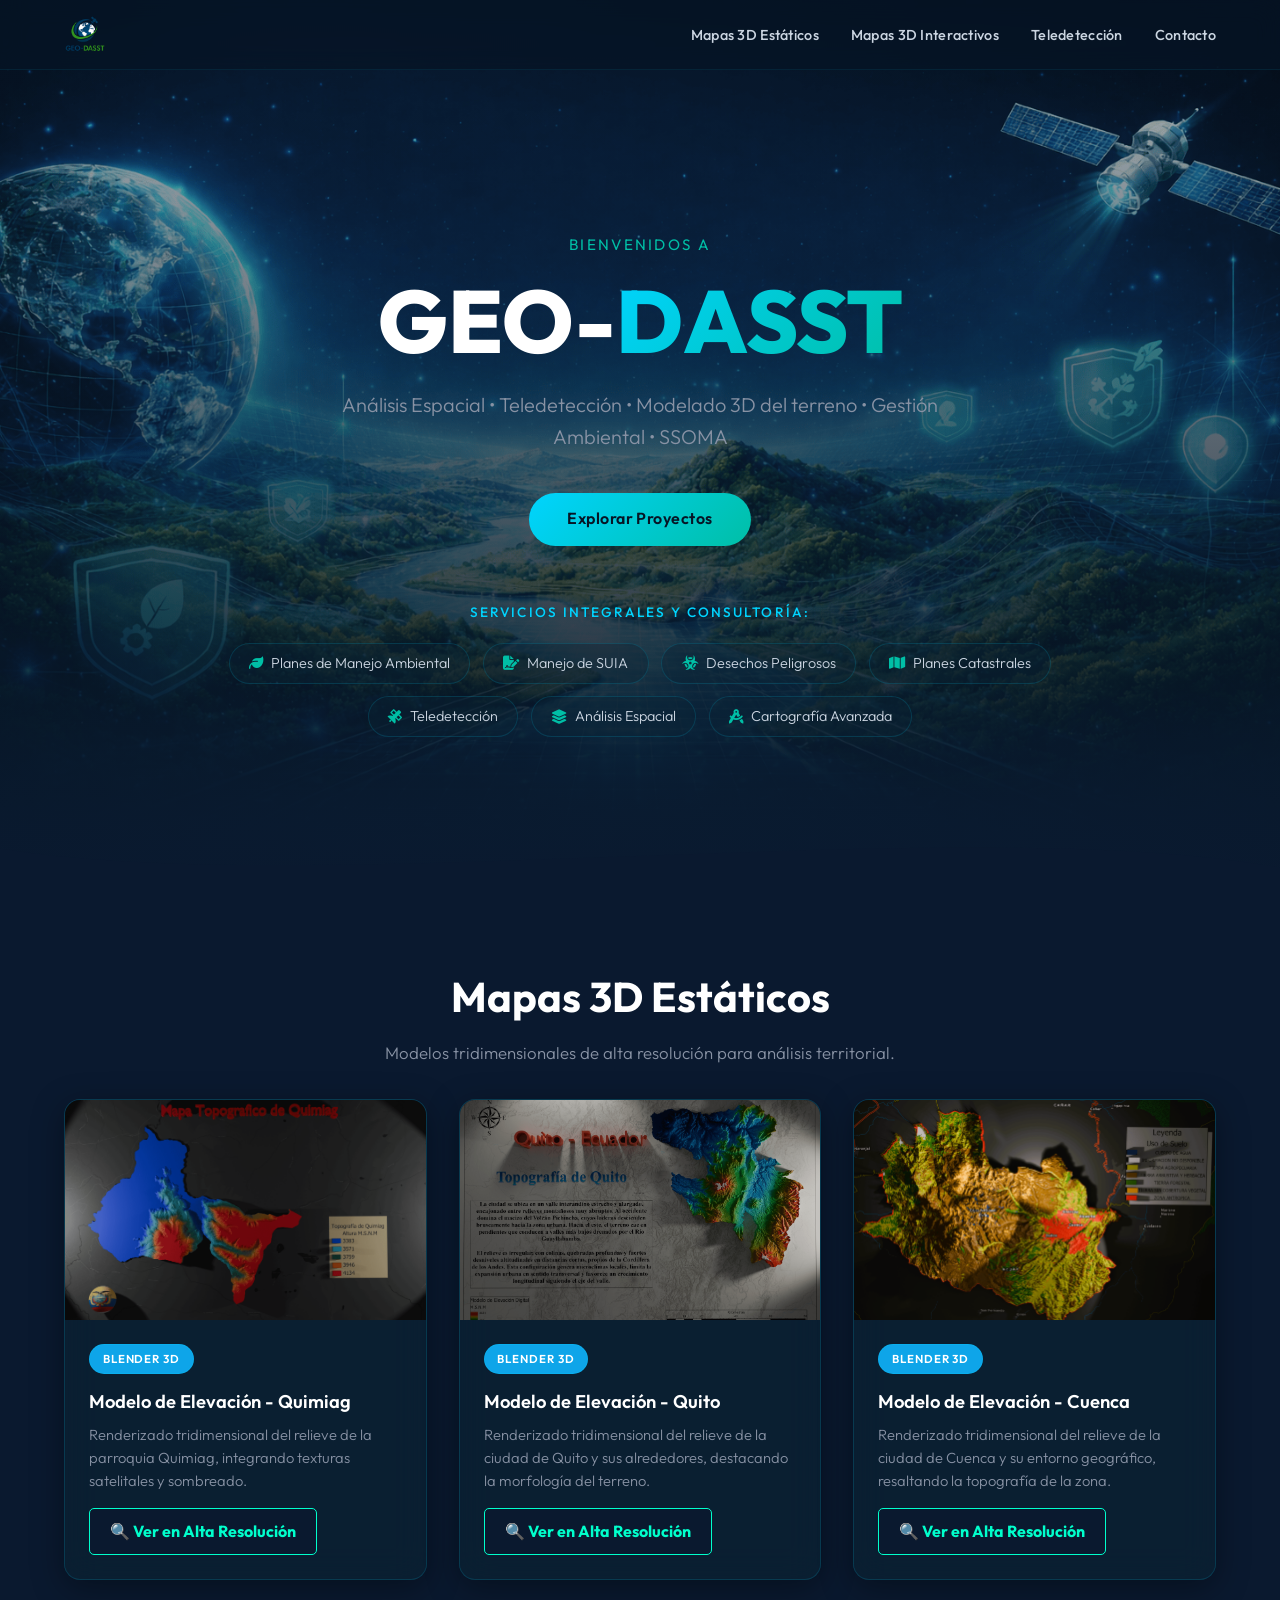
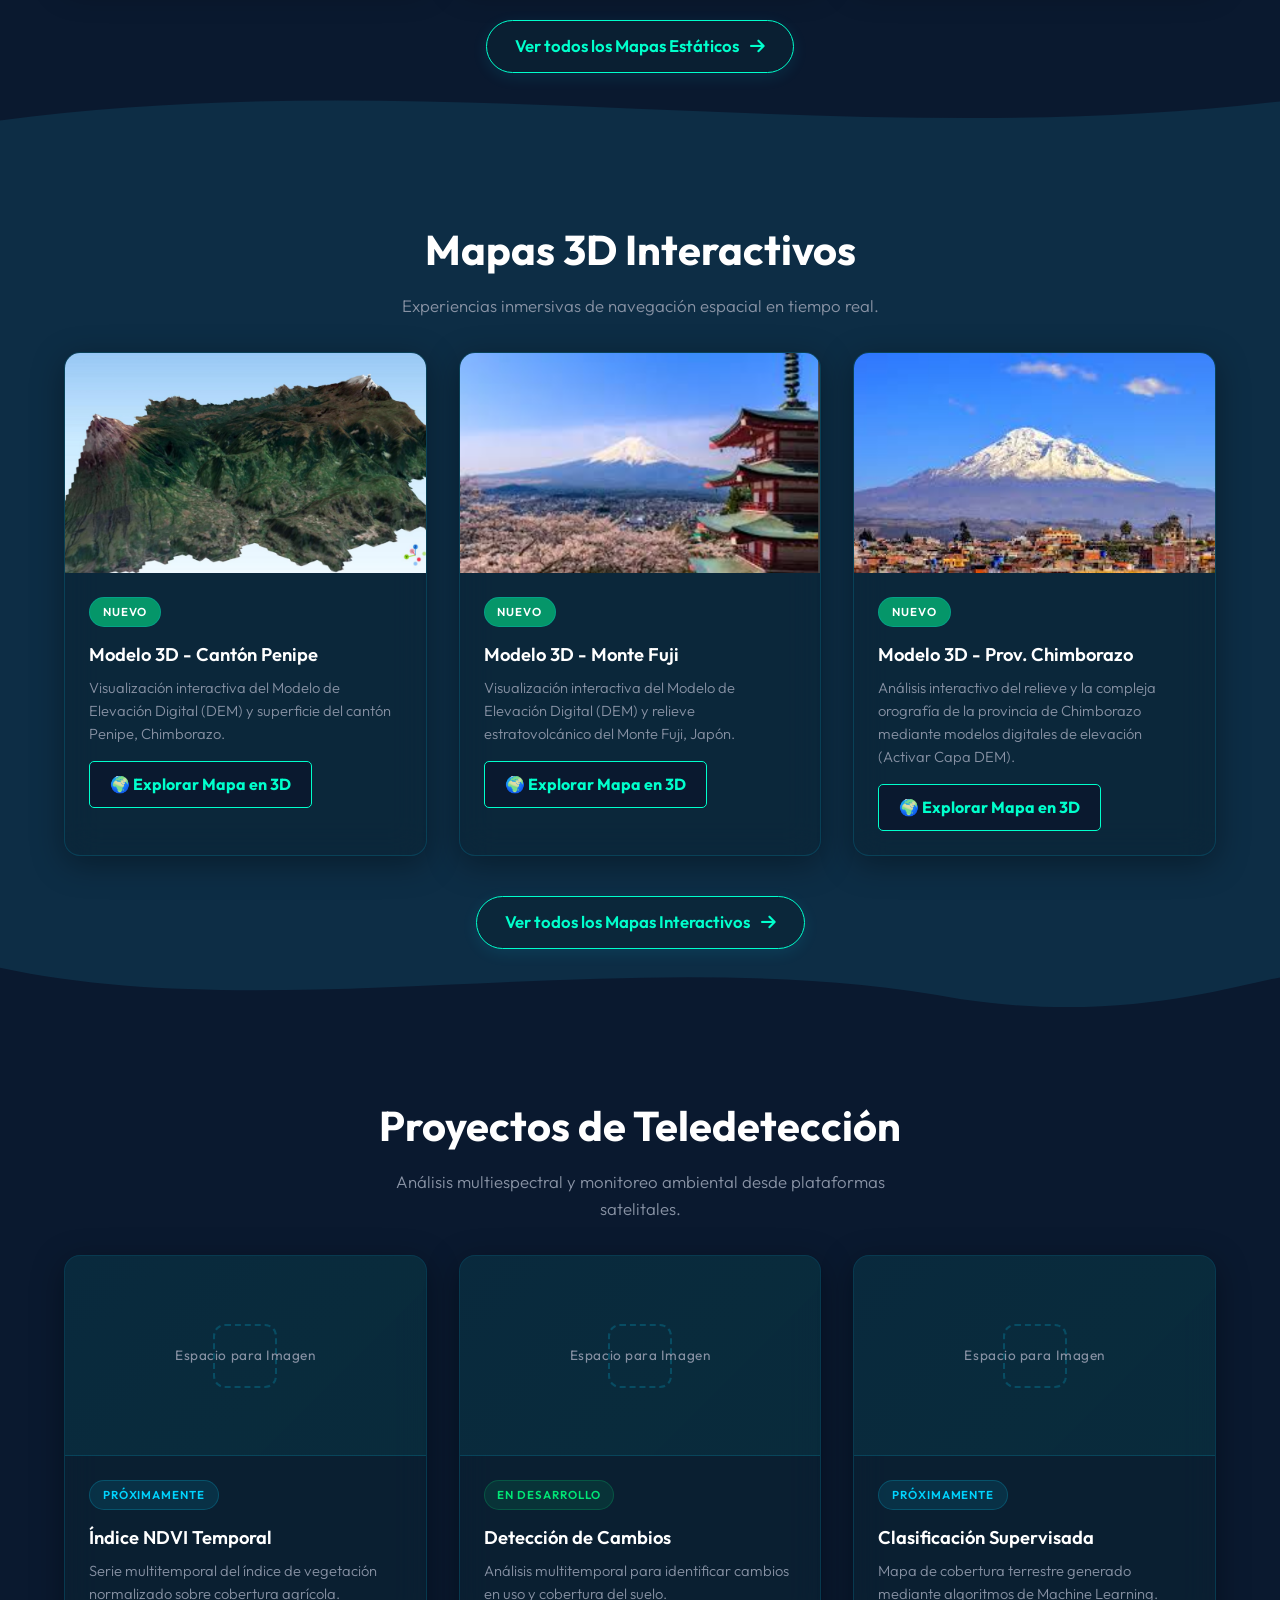
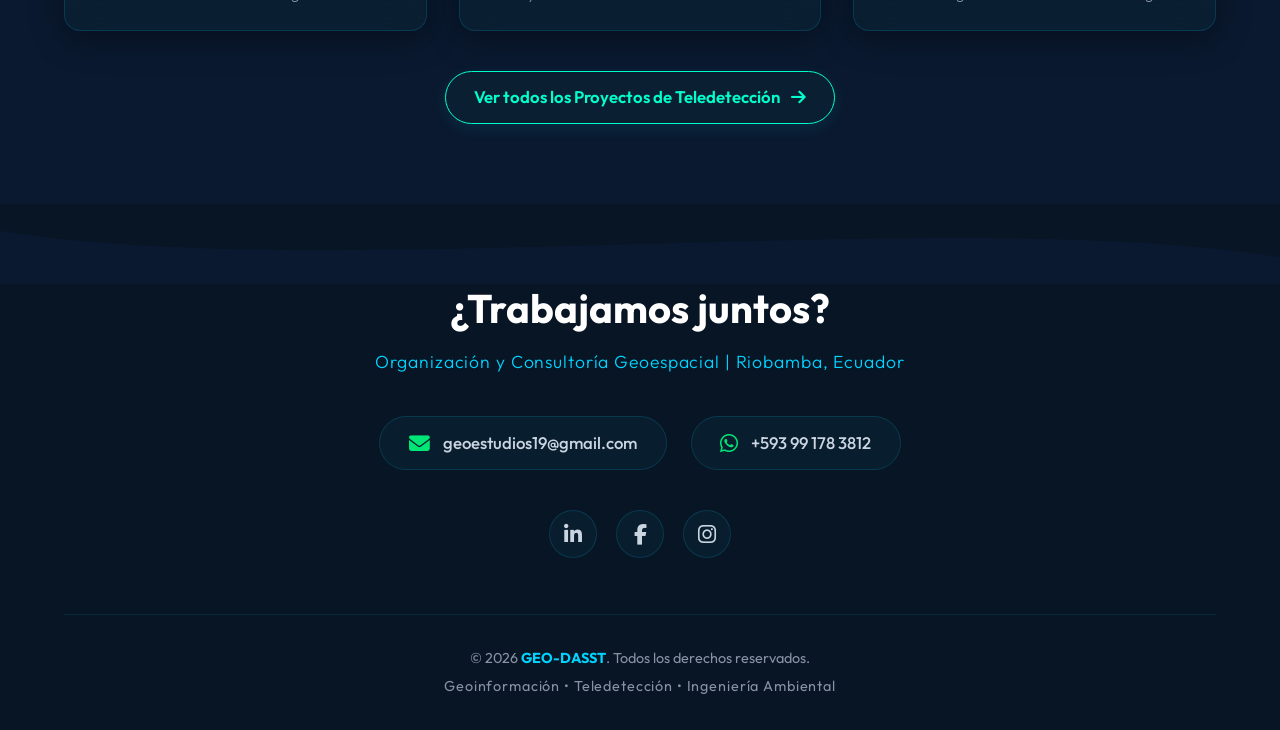
<file: index.html>
<!DOCTYPE html>
<html lang="es">
<head>
  <meta charset="UTF-8" />
  <meta name="viewport" content="width=device-width, initial-scale=1.0" />
  <title>GEO-DASST | Portafolio de Geoinformación y Teledetección</title>
  <meta name="description" content="GEO-DASST: Expertos en Teledetección y SIG con alcance internacional. Soluciones en Análisis Espacial, Gestión Ambiental, SUIA y Modelado 3D para proyectos globales.">
  <link rel="preconnect" href="https://fonts.googleapis.com" />
  <link rel="preconnect" href="https://fonts.gstatic.com" crossorigin />
  <link href="https://fonts.googleapis.com/css2?family=Outfit:wght@300;400;500;600;700;800&display=swap" rel="stylesheet" />
  <link rel="stylesheet" href="style.css" />
  <link rel="stylesheet" href="https://cdnjs.cloudflare.com/ajax/libs/font-awesome/6.4.0/css/all.min.css" />
  
  <style>
    /* Reducimos el relleno de las secciones en un ~40% */
    .section { padding: 4rem 0 5rem !important; }
    /* Acercamos el subtítulo a las tarjetas */
    .section__subtitle { margin-bottom: 2rem !important; }
    /* Reducimos la altura de las olas decorativas */
    .wave svg { height: 70px !important; }
    .wave--hero svg { height: 90px !important; }
    .wave--section svg { height: 90px !important; }
    /* Ajustamos el pie de página */
    .footer { padding: 4.5rem 0 2rem !important; }
  </style>

</head>
<body>

  <header class="header" id="header">
    <nav class="nav container">
      <a href="#" class="nav__logo">
        <img src="Logo.png" alt="GEO-DASST Logo" class="nav__logo-img" />
      </a>
      <ul class="nav__list">
        <li><a href="#mapas-estaticos" class="nav__link">Mapas 3D Estáticos</a></li>
        <li><a href="#mapas-interactivos" class="nav__link">Mapas 3D Interactivos</a></li>
        <li><a href="#teledeteccion" class="nav__link">Teledetección</a></li>
        <li><a href="#contacto" class="nav__link">Contacto</a></li>
      </ul>
      <button class="nav__toggle" id="nav-toggle" aria-label="Abrir menú">
        <span></span><span></span><span></span>
      </button>
    </nav>
  </header>

  <section class="hero" id="hero">
    <div class="hero__particles" id="hero-particles"></div>
    <div class="hero__content container">
      
      <p class="hero__tag"> Bienvenidos a </p>
      
      <h1 class="hero__title">
        GEO-<span class="accent">DASST</span>
      </h1>
      
      <p class="hero__subtitle">
        Análisis Espacial &bull; Teledetección &bull; Modelado 3D del terreno &bull; Gestión
        Ambiental &bull; SSOMA
      </p>
      
      <a href="#mapas-estaticos" class="hero__cta">Explorar Proyectos</a>

      <div class="hero__services">
        <p class="hero__services-title">Servicios Integrales y Consultoría:</p>
        <div class="hero__services-tags">
          <span class="hero__service-tag"><i class="fa-solid fa-leaf"></i> Planes de Manejo Ambiental</span>
          <span class="hero__service-tag"><i class="fa-solid fa-file-signature"></i> Manejo de SUIA</span>
          <span class="hero__service-tag"><i class="fa-solid fa-biohazard"></i> Desechos Peligrosos</span>
          <span class="hero__service-tag"><i class="fa-solid fa-map"></i> Planes Catastrales</span>
          <span class="hero__service-tag"><i class="fa-solid fa-satellite"></i> Teledetección</span>
          <span class="hero__service-tag"><i class="fa-solid fa-layer-group"></i> Análisis Espacial</span>
          <span class="hero__service-tag"><i class="fa-solid fa-compass-drafting"></i> Cartografía Avanzada</span>
        </div>
      </div>

    </div>
    <div class="wave wave--hero">
      <svg viewBox="0 0 1440 150" preserveAspectRatio="none">
        <path d="M0,64 C360,150 1080,0 1440,96 L1440,150 L0,150 Z" />
      </svg>
    </div>
  </section>

  <section class="section" id="mapas-estaticos">
    <div class="container">
      <h2 class="section__title">Mapas 3D Estáticos</h2>
      <p class="section__subtitle">Modelos tridimensionales de alta resolución para análisis territorial.</p>
      
      <div class="grid">
        <article class="card">
          <img src="Estaticos/quimiag.png" alt="Render 3D de Quimiag" style="width: 100%; height: 220px; object-fit: cover; border-radius: 8px 8px 0 0;">
          <div class="card__body">
            <span class="card__badge" style="background: #0ea5e9; color: white;">Blender 3D</span>
            <h3 class="card__title">Modelo de Elevación - Quimiag</h3>
            <p class="card__text">Renderizado tridimensional del relieve de la parroquia Quimiag, integrando texturas satelitales y sombreado.</p>
            <a href="Estaticos/quimiag.png" target="_blank" style="display: inline-block; margin-top: 15px; padding: 10px 20px; background-color: #0A192F; border: 1px solid #00FFCC; color: #00FFCC; text-decoration: none; border-radius: 5px; font-weight: bold; transition: 0.3s;">
              🔍 Ver en Alta Resolución
            </a>
          </div>
        </article>

        <article class="card">
          <img src="Estaticos/quito_top.png" alt="Render 3D de Quito" style="width: 100%; height: 220px; object-fit: cover; border-radius: 8px 8px 0 0;">
          <div class="card__body">
            <span class="card__badge" style="background: #0ea5e9; color: white;">Blender 3D</span>
            <h3 class="card__title">Modelo de Elevación - Quito</h3>
            <p class="card__text">Renderizado tridimensional del relieve de la ciudad de Quito y sus alrededores, destacando la morfología del terreno.</p>
            <a href="Estaticos/quito_top.png" target="_blank" style="display: inline-block; margin-top: 15px; padding: 10px 20px; background-color: #0A192F; border: 1px solid #00FFCC; color: #00FFCC; text-decoration: none; border-radius: 5px; font-weight: bold; transition: 0.3s;">
              🔍 Ver en Alta Resolución
            </a>
          </div>
        </article>

        <article class="card">
          <img src="Estaticos/cuenca.png" alt="Render 3D de Cuenca" style="width: 100%; height: 220px; object-fit: cover; border-radius: 8px 8px 0 0;">
          <div class="card__body">
            <span class="card__badge" style="background: #0ea5e9; color: white;">Blender 3D</span>
            <h3 class="card__title">Modelo de Elevación - Cuenca</h3>
            <p class="card__text">Renderizado tridimensional del relieve de la ciudad de Cuenca y su entorno geográfico, resaltando la topografía de la zona.</p>
            <a href="Estaticos/cuenca.png" target="_blank" style="display: inline-block; margin-top: 15px; padding: 10px 20px; background-color: #0A192F; border: 1px solid #00FFCC; color: #00FFCC; text-decoration: none; border-radius: 5px; font-weight: bold; transition: 0.3s;">
              🔍 Ver en Alta Resolución
            </a>
          </div>
        </article>
      </div> <div style="text-align: center; margin-top: 2.5rem;">
        <a href="estaticos.html" style="display: inline-block; padding: 12px 28px; background-color: rgba(11, 36, 53, 0.60); border: 1px solid #00FFCC; color: #00FFCC; text-decoration: none; border-radius: 50px; font-weight: 600; font-size: 1.05rem; transition: all 0.3s ease; box-shadow: 0 4px 15px rgba(0, 212, 255, 0.1);">
          Ver todos los Mapas Estáticos <i class="fa-solid fa-arrow-right" style="margin-left: 8px;"></i>
        </a>
      </div>

    </div> <div class="wave wave--section">
      <svg viewBox="0 0 1440 150" preserveAspectRatio="none">
        <path d="M0,96 C480,0 960,150 1440,64 L1440,150 L0,150 Z" />
      </svg>
    </div>
  </section>

  <section class="section section--alt" id="mapas-interactivos">
    <div class="container">
      <h2 class="section__title">Mapas 3D Interactivos</h2>
      <p class="section__subtitle">Experiencias inmersivas de navegación espacial en tiempo real.</p>
      <div class="grid">
        <article class="card">
          <img src="Mapas/Interactivos/Penipe/captura-penipe.jpg" alt="Vista Previa de Penipe 3D" style="width: 100%; height: 220px; object-fit: cover; border-radius: 8px 8px 0 0;">
          <div class="card__body">
            <span class="card__badge" style="background: #059669; color: white;">Nuevo</span>
            <h3 class="card__title">Modelo 3D - Cantón Penipe</h3>
            <p class="card__text">Visualización interactiva del Modelo de Elevación Digital (DEM) y superficie del cantón Penipe, Chimborazo.</p>
            <a href="Mapas/Interactivos/Penipe/index.html" target="_blank" style="display: inline-block; margin-top: 15px; padding: 10px 20px; background-color: #0A192F; border: 1px solid #00FFCC; color: #00FFCC; text-decoration: none; border-radius: 5px; font-weight: bold; transition: 0.3s;">
              🌍 Explorar Mapa en 3D
            </a>
          </div>
        </article>
        <article class="card">
          <img src="Mapas/Interactivos/Fuji/fuji.png" alt="Vista Previa de Monte Fuji 3D" style="width: 100%; height: 220px; object-fit: cover; border-radius: 8px 8px 0 0;">
          <div class="card__body">
            <span class="card__badge" style="background: #059669; color: white;">Nuevo</span>
            <h3 class="card__title">Modelo 3D - Monte Fuji</h3>
            <p class="card__text">Visualización interactiva del Modelo de Elevación Digital (DEM) y relieve estratovolcánico del Monte Fuji, Japón.</p>
            <a href="Mapas/Interactivos/Fuji/index.html" target="_blank" style="display: inline-block; margin-top: 15px; padding: 10px 20px; background-color: #0A192F; border: 1px solid #00FFCC; color: #00FFCC; text-decoration: none; border-radius: 5px; font-weight: bold; transition: 0.3s;">
              🌍 Explorar Mapa en 3D
            </a>
          </div>
        </article>
        <article class="card">
          <img src="Mapas/Interactivos/Chimborazo/Chimborazo.jpg" alt="Vista Previa de Chimborazo 3D" style="width: 100%; height: 220px; object-fit: cover; border-radius: 8px 8px 0 0;">
          <div class="card__body">
            <span class="card__badge" style="background: #059669; color: white;">Nuevo</span>
            <h3 class="card__title">Modelo 3D - Prov. Chimborazo</h3>
            <p class="card__text">Análisis interactivo del relieve y la compleja orografía de la provincia de Chimborazo mediante modelos digitales de elevación (Activar Capa DEM).</p>
            <a href="Mapas/Interactivos/Chimborazo/index.html" target="_blank" style="display: inline-block; margin-top: 15px; padding: 10px 20px; background-color: #0A192F; border: 1px solid #00FFCC; color: #00FFCC; text-decoration: none; border-radius: 5px; font-weight: bold; transition: 0.3s;">
              🌍 Explorar Mapa en 3D
            </a>
          </div>
        </article>
      </div>

      <div style="text-align: center; margin-top: 2.5rem;">
        <a href="interactivos.html" style="display: inline-block; padding: 12px 28px; background-color: rgba(11, 36, 53, 0.60); border: 1px solid #00FFCC; color: #00FFCC; text-decoration: none; border-radius: 50px; font-weight: 600; font-size: 1.05rem; transition: all 0.3s ease; box-shadow: 0 4px 15px rgba(0, 212, 255, 0.1);">
          Ver todos los Mapas Interactivos <i class="fa-solid fa-arrow-right" style="margin-left: 8px;"></i>
        </a>
      </div>

    </div>

    <div class="wave wave--section">
      <svg viewBox="0 0 1440 150" preserveAspectRatio="none">
        <path d="M0,48 C320,150 720,0 1080,100 C1260,140 1380,80 1440,64 L1440,150 L0,150 Z" />
      </svg>
    </div>
  </section>

  <section class="section" id="teledeteccion">
    <div class="container">
      <h2 class="section__title">Proyectos de Teledetección</h2>
      <p class="section__subtitle">Análisis multiespectral y monitoreo ambiental desde plataformas satelitales.</p>
      <div class="grid">
        <article class="card">
          <div class="card__img-placeholder">
            <span class="card__img-label">Espacio para Imagen</span>
          </div>
          <div class="card__body">
            <span class="card__badge">Próximamente</span>
            <h3 class="card__title">Índice NDVI Temporal</h3>
            <p class="card__text">Serie multitemporal del índice de vegetación normalizado sobre cobertura agrícola.</p>
          </div>
        </article>
        <article class="card">
          <div class="card__img-placeholder">
            <span class="card__img-label">Espacio para Imagen</span>
          </div>
          <div class="card__body">
            <span class="card__badge badge--dev">En desarrollo</span>
            <h3 class="card__title">Detección de Cambios</h3>
            <p class="card__text">Análisis multitemporal para identificar cambios en uso y cobertura del suelo.</p>
          </div>
        </article>
        <article class="card">
          <div class="card__img-placeholder">
            <span class="card__img-label">Espacio para Imagen</span>
          </div>
          <div class="card__body">
            <span class="card__badge">Próximamente</span>
            <h3 class="card__title">Clasificación Supervisada</h3>
            <p class="card__text">Mapa de cobertura terrestre generado mediante algoritmos de Machine Learning.</p>
          </div>
        </article>
      </div>

      <div style="text-align: center; margin-top: 2.5rem;">
        <a href="proyectos.html" style="display: inline-block; padding: 12px 28px; background-color: rgba(11, 36, 53, 0.60); border: 1px solid #00FFCC; color: #00FFCC; text-decoration: none; border-radius: 50px; font-weight: 600; font-size: 1.05rem; transition: all 0.3s ease; box-shadow: 0 4px 15px rgba(0, 212, 255, 0.1);">
          Ver todos los Proyectos de Teledetección <i class="fa-solid fa-arrow-right" style="margin-left: 8px;"></i>
        </a>
      </div>

    </div>
  </section>

  <footer class="footer" id="contacto">
    <div class="footer__wave">
      <svg viewBox="0 0 1440 120" preserveAspectRatio="none">
        <path d="M0,40 C360,120 1080,0 1440,80 L1440,0 L0,0 Z" />
      </svg>
    </div>
    
    <div class="container footer__content">
      <div class="footer__contact">
        <h2 class="footer__title">¿Trabajamos juntos?</h2>
        <p class="footer__description">Organización y Consultoría Geoespacial | Riobamba, Ecuador</p>
        
        <div class="footer__info">
          <a href="mailto:geoestudios19@gmail.com" class="contact-item">
            <i class="fa-solid fa-envelope"></i>
            geoestudios19@gmail.com
          </a>
          <a href="https://wa.me/593991783812" target="_blank" class="contact-item">
            <i class="fa-brands fa-whatsapp"></i>
            +593 99 178 3812
          </a>
        </div>

        <div class="footer__socials">
          <a href="https://www.linkedin.com/in/pedro-inca-5055b1154/" target="_blank" class="social-icon" aria-label="LinkedIn"><i class="fa-brands fa-linkedin-in"></i></a>
          <a href="https://www.facebook.com/profile.php?id=61575978058348" target="_blank" class="social-icon" aria-label="Facebook"><i class="fa-brands fa-facebook-f"></i></a>
          <a href="https://www.instagram.com/geo_dasst/" target="_blank" class="social-icon" aria-label="Instagram"><i class="fa-brands fa-instagram"></i></a>
        </div>
      </div>
      
      <div class="footer__bottom">
        <p>&copy; 2026 <strong>GEO-DASST</strong>. Todos los derechos reservados.</p>
        <p class="footer__tagline">Geoinformación &bull; Teledetección &bull; Ingeniería Ambiental</p>
      </div>
    </div>
  </footer>

  <script src="script.js"></script>
</body>
</html>
</file>
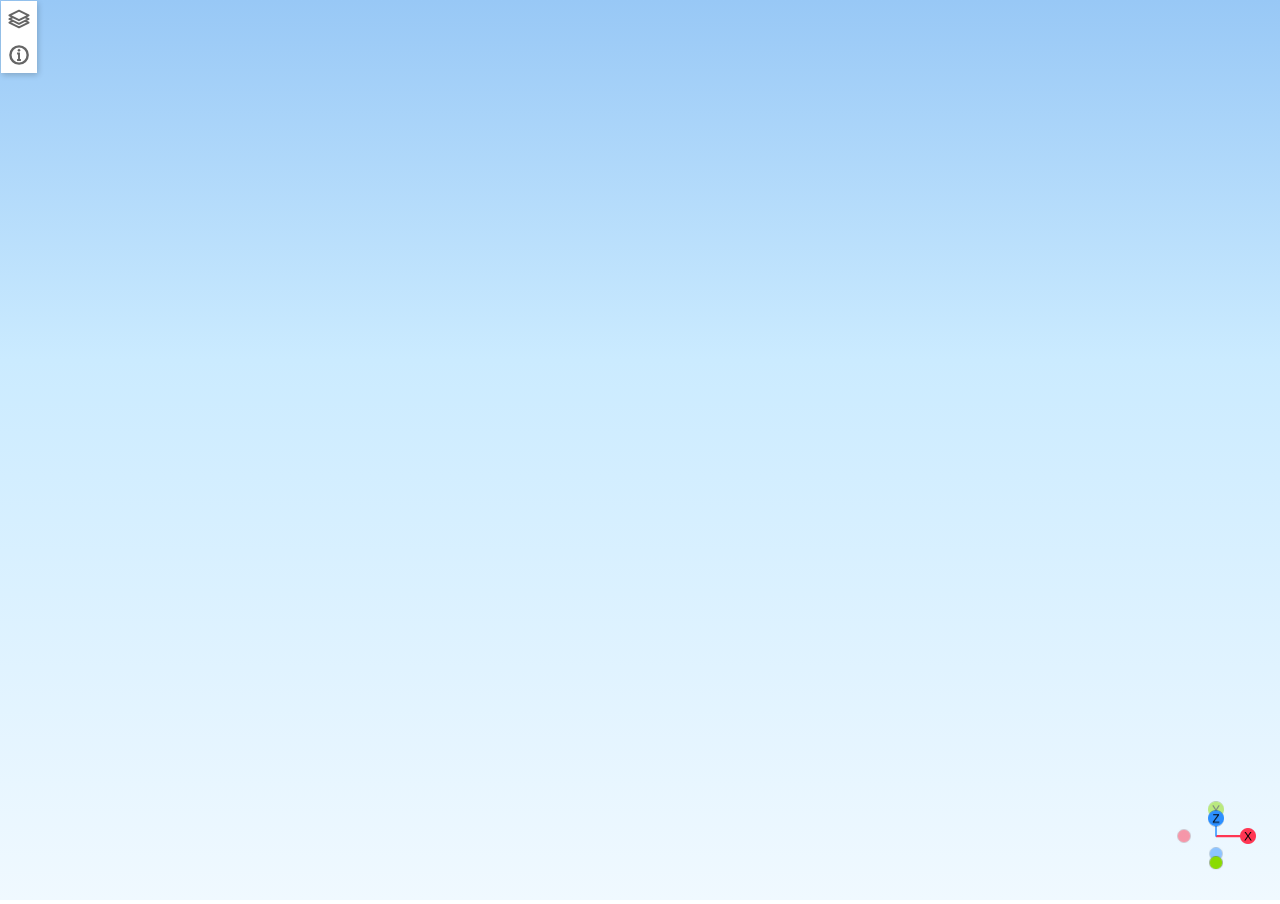
<file: Mapas/Interactivos/Chimborazo/index.html>
<!DOCTYPE html>
<html>
<head>
<meta charset="UTF-8">
<title>Mapa 3D - Chimborazo</title>
<meta name="viewport" content="width=device-width, user-scalable=no, minimum-scale=1.0, maximum-scale=1.0">
<base target="_blank">
<link rel="stylesheet" type="text/css" href="./Qgis2threejs.css">
<style type="text/css">
#popup, #header, #layerpanel {
  left: 36px;
}
</style>
<script src="./threejs/three.min.js"></script>
<script src="./threejs/OrbitControls.js"></script>
<script src="./threejs/ViewHelper.js"></script>
<script src="./Qgis2threejs.js"></script>
</head>
<body>
<div id="view">
  <div id="northarrow"></div>
  <div id="navigation"></div>
</div>

<!-- popup -->
<div id="popup">
  <div id="closebtn">&times;</div>
  <div id="popupbar"></div>
  <div id="popupbody">
    <div id="popupcontent"></div>

    <!-- query result -->
    <div id="queryresult">
      <table id="qr_coords_table">
        <caption>Clicked coordinates <div id="zoomtopoint" class="action-zoom zoombtn"></div></caption>
        <tr><td id="qr_coords"></td></tr>
      </table>

      <table id="qr_layername_table">
        <caption>Layer <div id="zoomtolayer" class="action-zoom zoombtn"></div></caption>
        <tr><td id="qr_layername"></td></tr>
      </table>

      <table id="qr_attrs_table">
        <caption>Attributes</caption>
      </table>

      <!-- camera actions and measure tool -->
      <div id="orbitbtn" class="action-btn action-orbit">Orbit</div>
      <div id="measurebtn" class="action-btn">Measure distance</div>
    </div>

    <!-- page info -->
    <div id="pageinfo">
      <h1>Current View URL</h1>
      <div><input id="urlbox" type="text"></div>

      <h1>Usage</h1>
      <table id="usage">
        <tr><td colspan="2" class="star">Mouse</td></tr>
        <tr><td>Left button + Move</td><td>Orbit</td></tr>
        <tr><td>Mouse Wheel</td><td>Zoom</td></tr>
        <tr><td>Right button + Move</td><td>Pan</td></tr>

        <tr><td colspan="2" class="star">Keys</td></tr>
        <tr><td>Arrow keys</td><td>Move Horizontally</td></tr>
        <tr><td>Shift + Arrow keys</td><td>Orbit</td></tr>
        <tr><td>Ctrl + Arrow keys</td><td>Rotate</td></tr>
        <tr><td>Shift + Ctrl + Up / Down</td><td>Zoom In / Out</td></tr>
        <tr><td>L</td><td>Toggle Label Visibility</td></tr>
        <tr><td>R</td><td>Start / Stop Orbit Animation</td></tr>
        <tr><td>W</td><td>Wireframe Mode</td></tr>
        <tr><td>Shift + R</td><td>Reset Camera Position</td></tr>
        <tr><td>Shift + S</td><td>Save Image</td></tr>
      </table>

      <h1>About</h1>
      <div id="about"><img src="./Qgis2threejs.png">
        This page was made with <a href="https://www.qgis.org/">QGIS</a> and <a href="https://github.com/minorua/Qgis2threejs">Qgis2threejs</a> plugin (version 2.9.3).
        <div>Powered by <a href="https://threejs.org/">three.js</a>
        <span id="lib_proj4js"> and <a href="https://trac.osgeo.org/proj4js/">Proj4js</a></span>.</div>
      </div>
    </div>
  </div>
</div>

<!-- progress bar -->
<div id="progress"><div id="progressbar"></div></div>

<!-- menu -->
<div id="toolbtns">
  <div id="layerbtn"></div>
  <div id="animbtn" class="hidden"></div>
  <div id="infobtn"></div>
</div>

<!-- header and footer -->
<div id="header"></div>
<div id="footer"></div>

<!-- layer panel -->
<div id="layerpanel">
  <div id="layerlist"></div>
</div>

<!-- animation -->
<div id="narrativebox" class="ef1">
  <div id="narbody">

  </div>
  <div id="nextbtn"></div>
</div>

<script>


var container = document.getElementById("view"),
    app = Q3D.application,
    gui = Q3D.gui;

app.init(container);       // initialize viewer

// load the scene
app.loadSceneFile("./data/index/scene.json", function (scene) {
  // scene file has been loaded
  app.start();
}, function (scene) {
  // all relevant files have been loaded

});
</script>
</body>
</html>
</file>
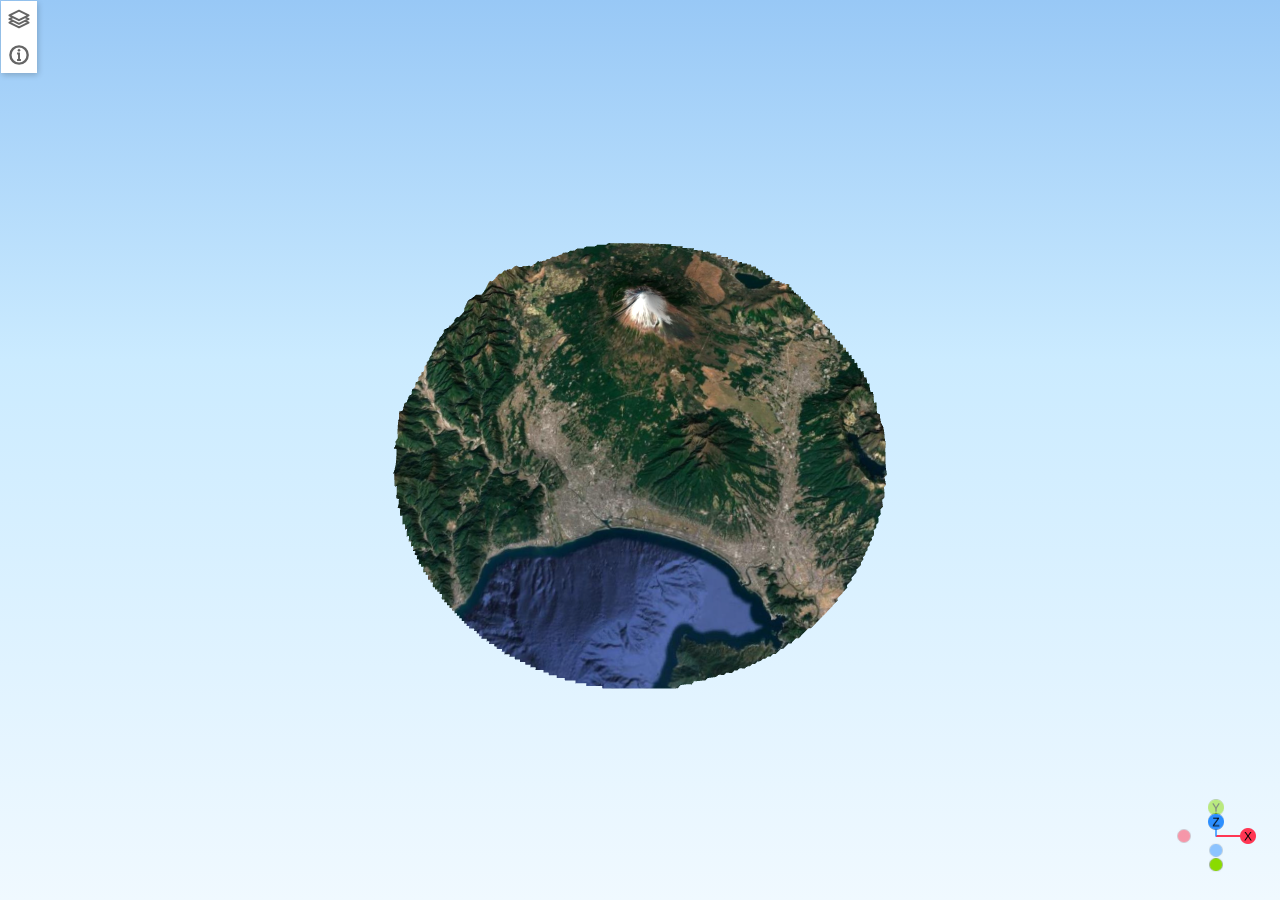
<file: Mapas/Interactivos/Fuji/index.html>
<!DOCTYPE html>
<html>
<head>
<meta charset="UTF-8">
<title>Modelo 3D - Monte Fuji | GEO-DASST</title>
<meta name="viewport" content="width=device-width, user-scalable=no, minimum-scale=1.0, maximum-scale=1.0">
<base target="_blank">
<link rel="stylesheet" type="text/css" href="./Qgis2threejs.css">
<style type="text/css">
#popup, #header, #layerpanel {
  left: 36px;
}
</style>
<script src="./threejs/three.min.js"></script>
<script src="./threejs/OrbitControls.js"></script>
<script src="./threejs/ViewHelper.js"></script>
<script src="./Qgis2threejs.js"></script>
</head>
<body>
<div id="view">
  <div id="northarrow"></div>
  <div id="navigation"></div>
</div>

<!-- popup -->
<div id="popup">
  <div id="closebtn">&times;</div>
  <div id="popupbar"></div>
  <div id="popupbody">
    <div id="popupcontent"></div>

    <!-- query result -->
    <div id="queryresult">
      <table id="qr_coords_table">
        <caption>Clicked coordinates <div id="zoomtopoint" class="action-zoom zoombtn"></div></caption>
        <tr><td id="qr_coords"></td></tr>
      </table>

      <table id="qr_layername_table">
        <caption>Layer <div id="zoomtolayer" class="action-zoom zoombtn"></div></caption>
        <tr><td id="qr_layername"></td></tr>
      </table>

      <table id="qr_attrs_table">
        <caption>Attributes</caption>
      </table>

      <!-- camera actions and measure tool -->
      <div id="orbitbtn" class="action-btn action-orbit">Orbit</div>
      <div id="measurebtn" class="action-btn">Measure distance</div>
    </div>

    <!-- page info -->
    <div id="pageinfo">
      <h1>Current View URL</h1>
      <div><input id="urlbox" type="text"></div>

      <h1>Usage</h1>
      <table id="usage">
        <tr><td colspan="2" class="star">Mouse</td></tr>
        <tr><td>Left button + Move</td><td>Orbit</td></tr>
        <tr><td>Mouse Wheel</td><td>Zoom</td></tr>
        <tr><td>Right button + Move</td><td>Pan</td></tr>

        <tr><td colspan="2" class="star">Keys</td></tr>
        <tr><td>Arrow keys</td><td>Move Horizontally</td></tr>
        <tr><td>Shift + Arrow keys</td><td>Orbit</td></tr>
        <tr><td>Ctrl + Arrow keys</td><td>Rotate</td></tr>
        <tr><td>Shift + Ctrl + Up / Down</td><td>Zoom In / Out</td></tr>
        <tr><td>L</td><td>Toggle Label Visibility</td></tr>
        <tr><td>R</td><td>Start / Stop Orbit Animation</td></tr>
        <tr><td>W</td><td>Wireframe Mode</td></tr>
        <tr><td>Shift + R</td><td>Reset Camera Position</td></tr>
        <tr><td>Shift + S</td><td>Save Image</td></tr>
      </table>

      <h1>About</h1>
      <div id="about"><img src="./Qgis2threejs.png">
        This page was made with <a href="https://www.qgis.org/">QGIS</a> and <a href="https://github.com/minorua/Qgis2threejs">Qgis2threejs</a> plugin (version 2.9.3).
        <div>Powered by <a href="https://threejs.org/">three.js</a>
        <span id="lib_proj4js"> and <a href="https://trac.osgeo.org/proj4js/">Proj4js</a></span>.</div>
      </div>
    </div>
  </div>
</div>

<!-- progress bar -->
<div id="progress"><div id="progressbar"></div></div>

<!-- menu -->
<div id="toolbtns">
  <div id="layerbtn"></div>
  <div id="animbtn" class="hidden"></div>
  <div id="infobtn"></div>
</div>

<!-- header and footer -->
<div id="header"></div>
<div id="footer"></div>

<!-- layer panel -->
<div id="layerpanel">
  <div id="layerlist"></div>
</div>

<!-- animation -->
<div id="narrativebox" class="ef1">
  <div id="narbody">

  </div>
  <div id="nextbtn"></div>
</div>

<script>


var container = document.getElementById("view"),
    app = Q3D.application,
    gui = Q3D.gui;

app.init(container);       // initialize viewer

// load the scene
app.loadSceneFile("./data/index/scene.json", function (scene) {
  // scene file has been loaded
  app.start();
}, function (scene) {
  // all relevant files have been loaded

});
</script>
</body>
</html>
</file>
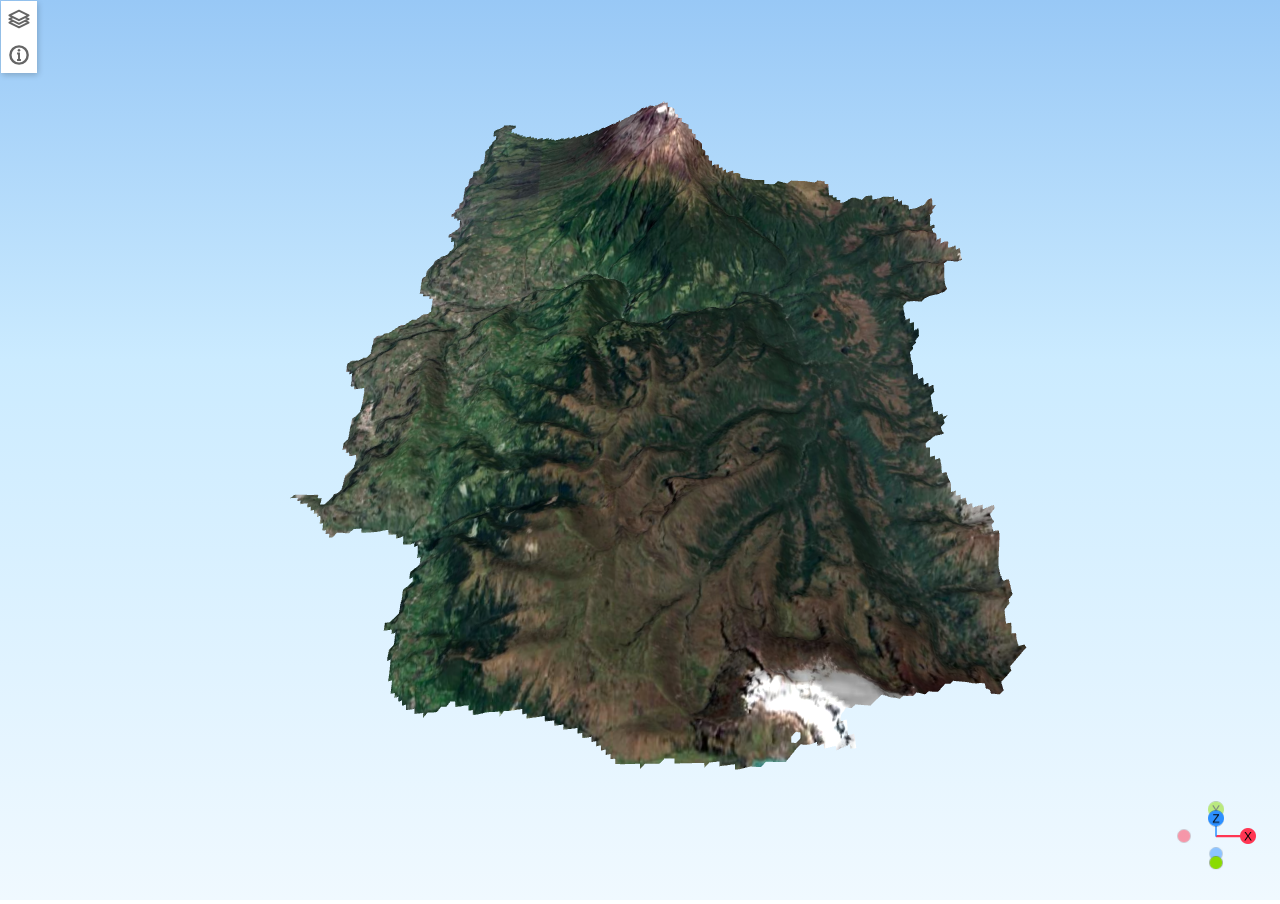
<file: Mapas/Interactivos/Penipe/index.html>
<!DOCTYPE html>
<html>
<head>
<meta charset="UTF-8">
<title>Penipe 3D - Geo-DASST</title>
<meta name="viewport" content="width=device-width, user-scalable=no, minimum-scale=1.0, maximum-scale=1.0">
<base target="_blank">
<link rel="stylesheet" type="text/css" href="./Qgis2threejs.css">
<style type="text/css">
#popup, #header, #layerpanel {
  left: 36px;
}
</style>
<script src="./threejs/three.min.js"></script>
<script src="./threejs/OrbitControls.js"></script>
<script src="./threejs/ViewHelper.js"></script>
<script src="./Qgis2threejs.js"></script>
</head>
<body>
<div id="view">
  <div id="northarrow"></div>
  <div id="navigation"></div>
</div>

<!-- popup -->
<div id="popup">
  <div id="closebtn">&times;</div>
  <div id="popupbar"></div>
  <div id="popupbody">
    <div id="popupcontent"></div>

    <!-- query result -->
    <div id="queryresult">
      <table id="qr_coords_table">
        <caption>Clicked coordinates <div id="zoomtopoint" class="action-zoom zoombtn"></div></caption>
        <tr><td id="qr_coords"></td></tr>
      </table>

      <table id="qr_layername_table">
        <caption>Layer <div id="zoomtolayer" class="action-zoom zoombtn"></div></caption>
        <tr><td id="qr_layername"></td></tr>
      </table>

      <table id="qr_attrs_table">
        <caption>Attributes</caption>
      </table>

      <!-- camera actions and measure tool -->
      <div id="orbitbtn" class="action-btn action-orbit">Orbit</div>
      <div id="measurebtn" class="action-btn">Measure distance</div>
    </div>

    <!-- page info -->
    <div id="pageinfo">
      <h1>Current View URL</h1>
      <div><input id="urlbox" type="text"></div>

      <h1>Usage</h1>
      <table id="usage">
        <tr><td colspan="2" class="star">Mouse</td></tr>
        <tr><td>Left button + Move</td><td>Orbit</td></tr>
        <tr><td>Mouse Wheel</td><td>Zoom</td></tr>
        <tr><td>Right button + Move</td><td>Pan</td></tr>

        <tr><td colspan="2" class="star">Keys</td></tr>
        <tr><td>Arrow keys</td><td>Move Horizontally</td></tr>
        <tr><td>Shift + Arrow keys</td><td>Orbit</td></tr>
        <tr><td>Ctrl + Arrow keys</td><td>Rotate</td></tr>
        <tr><td>Shift + Ctrl + Up / Down</td><td>Zoom In / Out</td></tr>
        <tr><td>L</td><td>Toggle Label Visibility</td></tr>
        <tr><td>R</td><td>Start / Stop Orbit Animation</td></tr>
        <tr><td>W</td><td>Wireframe Mode</td></tr>
        <tr><td>Shift + R</td><td>Reset Camera Position</td></tr>
        <tr><td>Shift + S</td><td>Save Image</td></tr>
      </table>

      <h1>About</h1>
      <div id="about"><img src="./Qgis2threejs.png">
        This page was made with <a href="https://www.qgis.org/">QGIS</a> and <a href="https://github.com/minorua/Qgis2threejs">Qgis2threejs</a> plugin (version 2.9.3).
        <div>Powered by <a href="https://threejs.org/">three.js</a>
        <span id="lib_proj4js"> and <a href="https://trac.osgeo.org/proj4js/">Proj4js</a></span>.</div>
      </div>
    </div>
  </div>
</div>

<!-- progress bar -->
<div id="progress"><div id="progressbar"></div></div>

<!-- menu -->
<div id="toolbtns">
  <div id="layerbtn"></div>
  <div id="animbtn" class="hidden"></div>
  <div id="infobtn"></div>
</div>

<!-- header and footer -->
<div id="header"></div>
<div id="footer"></div>

<!-- layer panel -->
<div id="layerpanel">
  <div id="layerlist"></div>
</div>

<!-- animation -->
<div id="narrativebox" class="ef1">
  <div id="narbody">

  </div>
  <div id="nextbtn"></div>
</div>

<script>


var container = document.getElementById("view"),
    app = Q3D.application,
    gui = Q3D.gui;

app.init(container);       // initialize viewer

// load the scene
app.loadSceneFile("./data/index/scene.json", function (scene) {
  // scene file has been loaded
  app.start();
}, function (scene) {
  // all relevant files have been loaded

});
</script>
</body>
</html>
</file>
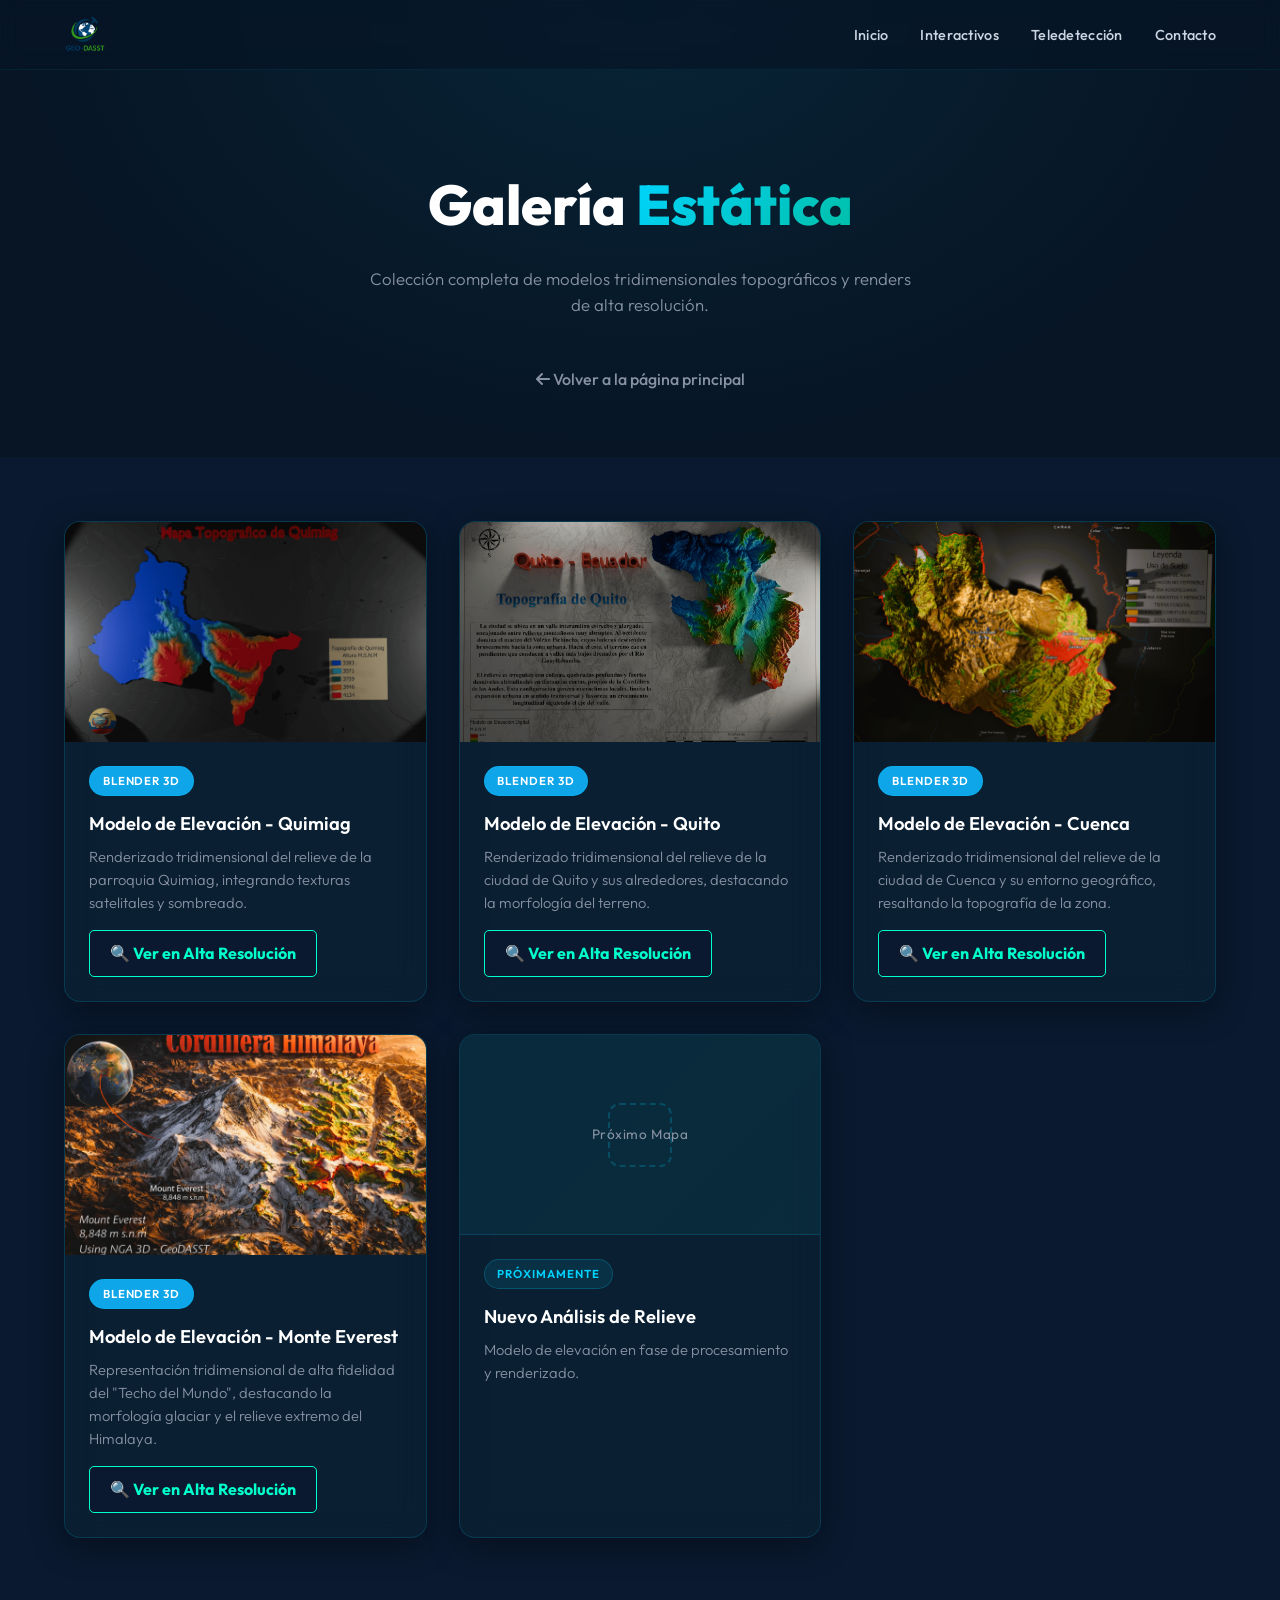
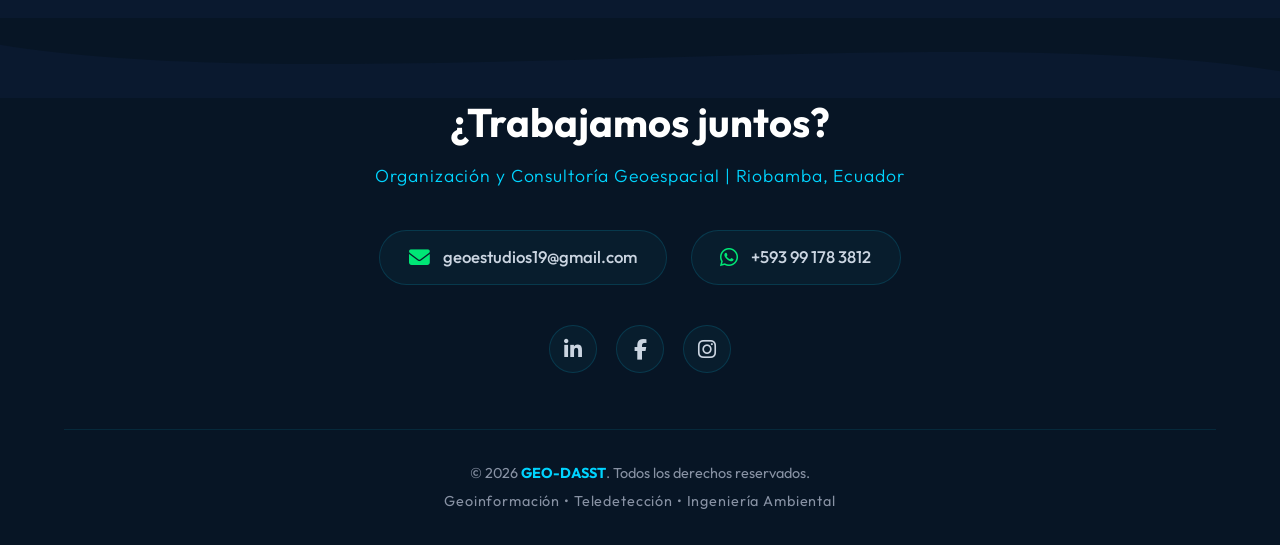
<file: estaticos.html>
<!DOCTYPE html>
<html lang="es">
<head>
  <meta charset="UTF-8" />
  <meta name="viewport" content="width=device-width, initial-scale=1.0" />
  <title>Mapas 3D Estáticos | GEO-DASST</title>
  <meta name="description" content="Galería completa de modelos tridimensionales de alta resolución generados por GEO-DASST." />
  <link rel="preconnect" href="https://fonts.googleapis.com" />
  <link rel="preconnect" href="https://fonts.gstatic.com" crossorigin />
  <link href="https://fonts.googleapis.com/css2?family=Outfit:wght@300;400;500;600;700;800&display=swap" rel="stylesheet" />
  <link rel="stylesheet" href="style.css" />
  <link rel="stylesheet" href="https://cdnjs.cloudflare.com/ajax/libs/font-awesome/6.4.0/css/all.min.css" />
  
  <style>
    .section { padding: 4rem 0 5rem !important; }
    .section__subtitle { margin-bottom: 2rem !important; }
    .wave svg { height: 70px !important; }
    .wave--hero svg { height: 90px !important; }
    .wave--section svg { height: 90px !important; }
    .footer { padding: 4.5rem 0 2rem !important; }
    /* Estilo extra para el encabezado de esta página secundaria */
    .page-header {
      padding: 10rem 0 4rem;
      text-align: center;
      background: radial-gradient(ellipse at 50% 0%, rgba(0, 212, 255, 0.08) 0%, transparent 70%), var(--bg-deep);
    }
    .page-header__title {
      font-size: clamp(2.2rem, 5vw, 3.5rem);
      font-weight: 800;
      color: var(--text-white);
      margin-bottom: 1rem;
    }
    .page-header__title .accent {
      background: var(--gradient-accent);
      -webkit-background-clip: text;
      -webkit-text-fill-color: transparent;
      background-clip: text;
    }
    .btn-back {
      display: inline-block;
      margin-top: 1rem;
      color: var(--text-muted);
      font-weight: 500;
      transition: color 0.3s ease;
    }
    .btn-back:hover {
      color: var(--accent-cyan);
    }
  </style>
</head>
<body>

  <header class="header scrolled" id="header">
    <nav class="nav container">
      <a href="index.html" class="nav__logo" title="Volver al Inicio">
        <img src="Logo.png" alt="GEO-DASST Logo" class="nav__logo-img" />
      </a>
      <ul class="nav__list">
        <li><a href="index.html" class="nav__link">Inicio</a></li>
        <li><a href="index.html#mapas-interactivos" class="nav__link">Interactivos</a></li>
        <li><a href="index.html#teledeteccion" class="nav__link">Teledetección</a></li>
        <li><a href="#contacto" class="nav__link">Contacto</a></li>
      </ul>
      <button class="nav__toggle" id="nav-toggle" aria-label="Abrir menú">
        <span></span><span></span><span></span>
      </button>
    </nav>
  </header>

  <section class="page-header">
    <div class="container">
      <h1 class="page-header__title">Galería <span class="accent">Estática</span></h1>
      <p class="section__subtitle">Colección completa de modelos tridimensionales topográficos y renders de alta resolución.</p>
      <a href="index.html" class="btn-back"><i class="fa-solid fa-arrow-left"></i> Volver a la página principal</a>
    </div>
  </section>

  <section class="section" id="galeria">
    <div class="container">
      <div class="grid">
        
        <article class="card revealed">
          <img src="Estaticos/quimiag.png" alt="Render 3D de Quimiag" style="width: 100%; height: 220px; object-fit: cover; border-radius: 8px 8px 0 0;">
          <div class="card__body">
            <span class="card__badge" style="background: #0ea5e9; color: white;">Blender 3D</span>
            <h3 class="card__title">Modelo de Elevación - Quimiag</h3>
            <p class="card__text">Renderizado tridimensional del relieve de la parroquia Quimiag, integrando texturas satelitales y sombreado.</p>
            <a href="Estaticos/quimiag.png" target="_blank" style="display: inline-block; margin-top: 15px; padding: 10px 20px; background-color: #0A192F; border: 1px solid #00FFCC; color: #00FFCC; text-decoration: none; border-radius: 5px; font-weight: bold; transition: 0.3s;">
              🔍 Ver en Alta Resolución
            </a>
          </div>
        </article>

        <article class="card revealed">
          <img src="Estaticos/quito_top.png" alt="Render 3D de Quito" style="width: 100%; height: 220px; object-fit: cover; border-radius: 8px 8px 0 0;">
          <div class="card__body">
            <span class="card__badge" style="background: #0ea5e9; color: white;">Blender 3D</span>
            <h3 class="card__title">Modelo de Elevación - Quito</h3>
            <p class="card__text">Renderizado tridimensional del relieve de la ciudad de Quito y sus alrededores, destacando la morfología del terreno.</p>
            <a href="Estaticos/quito_top.png" target="_blank" style="display: inline-block; margin-top: 15px; padding: 10px 20px; background-color: #0A192F; border: 1px solid #00FFCC; color: #00FFCC; text-decoration: none; border-radius: 5px; font-weight: bold; transition: 0.3s;">
              🔍 Ver en Alta Resolución
            </a>
          </div>
        </article>

        <article class="card revealed">
          <img src="Estaticos/cuenca.png" alt="Render 3D de Cuenca" style="width: 100%; height: 220px; object-fit: cover; border-radius: 8px 8px 0 0;">
          <div class="card__body">
            <span class="card__badge" style="background: #0ea5e9; color: white;">Blender 3D</span>
            <h3 class="card__title">Modelo de Elevación - Cuenca</h3>
            <p class="card__text">Renderizado tridimensional del relieve de la ciudad de Cuenca y su entorno geográfico, resaltando la topografía de la zona.</p>
            <a href="Estaticos/cuenca.png" target="_blank" style="display: inline-block; margin-top: 15px; padding: 10px 20px; background-color: #0A192F; border: 1px solid #00FFCC; color: #00FFCC; text-decoration: none; border-radius: 5px; font-weight: bold; transition: 0.3s;">
              🔍 Ver en Alta Resolución
            </a>
          </div>
        </article>

        <article class="card revealed">
          <img src="Estaticos/everest.png" alt="Render 3D del Monte Everest" style="width: 100%; height: 220px; object-fit: cover; border-radius: 8px 8px 0 0;">
          <div class="card__body">
            <span class="card__badge" style="background: #0ea5e9; color: white;">Blender 3D</span>
            <h3 class="card__title">Modelo de Elevación - Monte Everest</h3>
            <p class="card__text">Representación tridimensional de alta fidelidad del "Techo del Mundo", destacando la morfología glaciar y el relieve extremo del Himalaya.</p>
            <a href="Estaticos/everest.png" target="_blank" style="display: inline-block; margin-top: 15px; padding: 10px 20px; background-color: #0A192F; border: 1px solid #00FFCC; color: #00FFCC; text-decoration: none; border-radius: 5px; font-weight: bold; transition: 0.3s;">
              🔍 Ver en Alta Resolución
            </a>
          </div>
        </article>

        <article class="card revealed">
          <div class="card__img-placeholder">
            <span class="card__img-label">Próximo Mapa</span>
          </div>
          <div class="card__body">
            <span class="card__badge">Próximamente</span>
            <h3 class="card__title">Nuevo Análisis de Relieve</h3>
            <p class="card__text">Modelo de elevación en fase de procesamiento y renderizado.</p>
          </div>
        </article>

      </div>
    </div>
  </section>

  <footer class="footer" id="contacto">
    <div class="footer__wave">
      <svg viewBox="0 0 1440 120" preserveAspectRatio="none">
        <path d="M0,40 C360,120 1080,0 1440,80 L1440,0 L0,0 Z" />
      </svg>
    </div>
    
    <div class="container footer__content">
      <div class="footer__contact">
        <h2 class="footer__title">¿Trabajamos juntos?</h2>
        <p class="footer__description">Organización y Consultoría Geoespacial | Riobamba, Ecuador</p>
        
        <div class="footer__info">
          <a href="mailto:geoestudios19@gmail.com" class="contact-item">
            <i class="fa-solid fa-envelope"></i>
            geoestudios19@gmail.com
          </a>
          <a href="https://wa.me/593991783812" target="_blank" class="contact-item">
            <i class="fa-brands fa-whatsapp"></i>
            +593 99 178 3812
          </a>
        </div>

        <div class="footer__socials">
          <a href="https://www.linkedin.com/in/pedro-jose-inca-novoa-5055b1154/" target="_blank" class="social-icon" aria-label="LinkedIn"><i class="fa-brands fa-linkedin-in"></i></a>
          <a href="https://www.facebook.com/profile.php?id=61575978058348" target="_blank" class="social-icon" aria-label="Facebook"><i class="fa-brands fa-facebook-f"></i></a>
          <a href="https://www.instagram.com/geo_dasst/" target="_blank" class="social-icon" aria-label="Instagram"><i class="fa-brands fa-instagram"></i></a>
        </div>
      </div>
      
      <div class="footer__bottom">
        <p>&copy; 2026 <strong>GEO-DASST</strong>. Todos los derechos reservados.</p>
        <p class="footer__tagline">Geoinformación &bull; Teledetección &bull; Ingeniería Ambiental</p>
      </div>
    </div>
  </footer>

  <script src="script.js"></script>
</body>
</html>
</file>
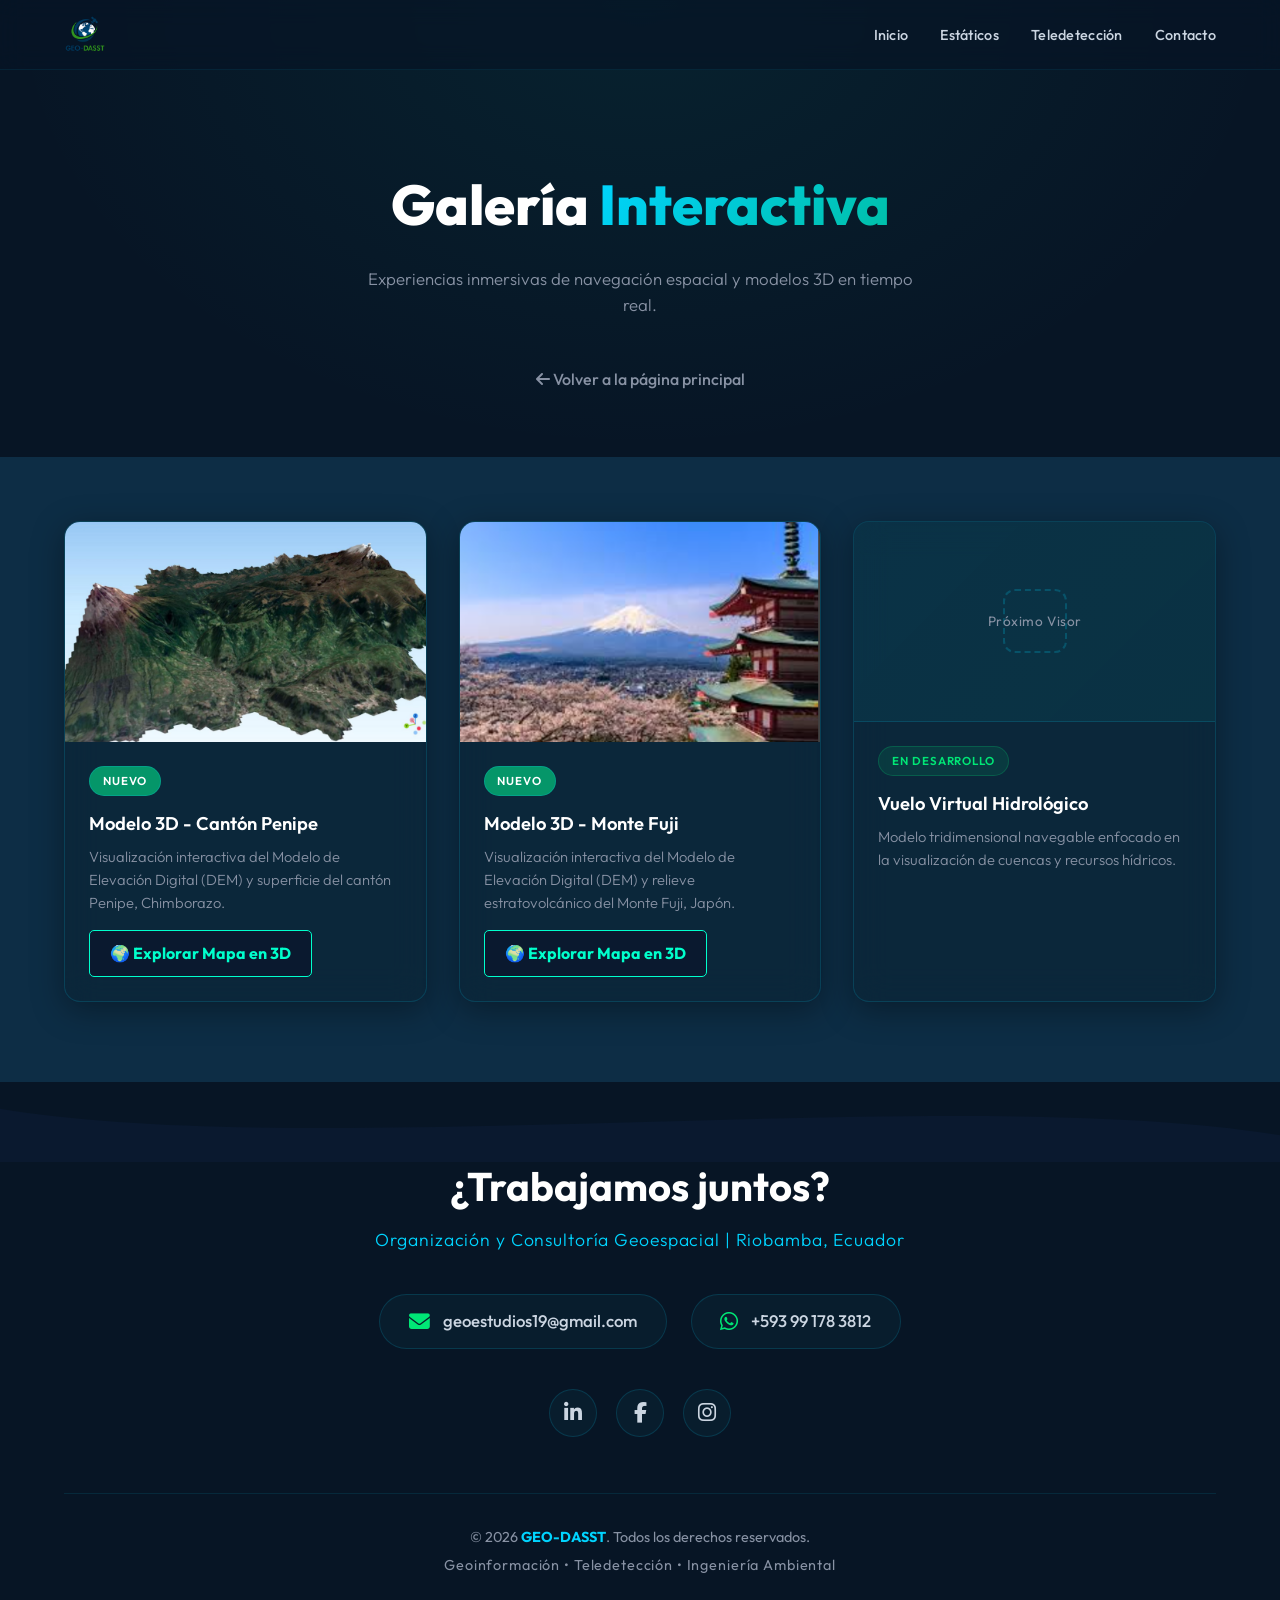
<file: interactivos.html>
<!DOCTYPE html>
<html lang="es">
<head>
  <meta charset="UTF-8" />
  <meta name="viewport" content="width=device-width, initial-scale=1.0" />
  <title>Mapas 3D Interactivos | GEO-DASST</title>
  <meta name="description" content="Galería de mapas tridimensionales interactivos y visores web generados por GEO-DASST." />
  <link rel="preconnect" href="https://fonts.googleapis.com" />
  <link rel="preconnect" href="https://fonts.gstatic.com" crossorigin />
  <link href="https://fonts.googleapis.com/css2?family=Outfit:wght@300;400;500;600;700;800&display=swap" rel="stylesheet" />
  <link rel="stylesheet" href="style.css" />
  <link rel="stylesheet" href="https://cdnjs.cloudflare.com/ajax/libs/font-awesome/6.4.0/css/all.min.css" />
  
  <style>
    .section { padding: 4rem 0 5rem !important; }
    .section__subtitle { margin-bottom: 2rem !important; }
    .wave svg { height: 70px !important; }
    .wave--hero svg { height: 90px !important; }
    .wave--section svg { height: 90px !important; }
    .footer { padding: 4.5rem 0 2rem !important; }
    
    /* Estilo del encabezado de esta página */
    .page-header {
      padding: 10rem 0 4rem;
      text-align: center;
      background: radial-gradient(ellipse at 50% 0%, rgba(0, 191, 166, 0.08) 0%, transparent 70%), var(--bg-deep);
    }
    .page-header__title {
      font-size: clamp(2.2rem, 5vw, 3.5rem);
      font-weight: 800;
      color: var(--text-white);
      margin-bottom: 1rem;
    }
    .page-header__title .accent {
      background: var(--gradient-accent);
      -webkit-background-clip: text;
      -webkit-text-fill-color: transparent;
      background-clip: text;
    }
    .btn-back {
      display: inline-block;
      margin-top: 1rem;
      color: var(--text-muted);
      font-weight: 500;
      transition: color 0.3s ease;
    }
    .btn-back:hover {
      color: var(--accent-cyan);
    }
  </style>
</head>
<body>

  <header class="header scrolled" id="header">
    <nav class="nav container">
      <a href="index.html" class="nav__logo" title="Volver al Inicio">
        <img src="Logo.png" alt="GEO-DASST Logo" class="nav__logo-img" />
      </a>
      <ul class="nav__list">
        <li><a href="index.html" class="nav__link">Inicio</a></li>
        <li><a href="index.html#mapas-estaticos" class="nav__link">Estáticos</a></li>
        <li><a href="index.html#teledeteccion" class="nav__link">Teledetección</a></li>
        <li><a href="#contacto" class="nav__link">Contacto</a></li>
      </ul>
      <button class="nav__toggle" id="nav-toggle" aria-label="Abrir menú">
        <span></span><span></span><span></span>
      </button>
    </nav>
  </header>

  <section class="page-header">
    <div class="container">
      <h1 class="page-header__title">Galería <span class="accent">Interactiva</span></h1>
      <p class="section__subtitle">Experiencias inmersivas de navegación espacial y modelos 3D en tiempo real.</p>
      <a href="index.html" class="btn-back"><i class="fa-solid fa-arrow-left"></i> Volver a la página principal</a>
    </div>
  </section>

  <section class="section section--alt" id="galeria">
    <div class="container">
      <div class="grid">
        
        <article class="card revealed">
          <img src="Mapas/Interactivos/Penipe/captura-penipe.jpg" alt="Vista Previa de Penipe 3D" style="width: 100%; height: 220px; object-fit: cover; border-radius: 8px 8px 0 0;">
          <div class="card__body">
            <span class="card__badge" style="background: #059669; color: white;">Nuevo</span>
            <h3 class="card__title">Modelo 3D - Cantón Penipe</h3>
            <p class="card__text">Visualización interactiva del Modelo de Elevación Digital (DEM) y superficie del cantón Penipe, Chimborazo.</p>
            <a href="Mapas/Interactivos/Penipe/index.html" target="_blank" style="display: inline-block; margin-top: 15px; padding: 10px 20px; background-color: #0A192F; border: 1px solid #00FFCC; color: #00FFCC; text-decoration: none; border-radius: 5px; font-weight: bold; transition: 0.3s;">
              🌍 Explorar Mapa en 3D
            </a>
          </div>
        </article>

        <article class="card revealed">
          
          <img src="Mapas/Interactivos/Fuji/fuji.png" alt="Vista Previa de Monte Fuji 3D" style="width: 100%; height: 220px; object-fit: cover; border-radius: 8px 8px 0 0;">
          
          <div class="card__body">
            <span class="card__badge" style="background: #059669; color: white;">Nuevo</span>
            
            <h3 class="card__title">Modelo 3D - Monte Fuji</h3>
            <p class="card__text">Visualización interactiva del Modelo de Elevación Digital (DEM) y relieve estratovolcánico del Monte Fuji, Japón.</p>
            
            <a href="Mapas/Interactivos/Fuji/index.html" target="_blank" style="display: inline-block; margin-top: 15px; padding: 10px 20px; background-color: #0A192F; border: 1px solid #00FFCC; color: #00FFCC; text-decoration: none; border-radius: 5px; font-weight: bold; transition: 0.3s;">
              🌍 Explorar Mapa en 3D
            </a>
          </div>
        </article>

        <article class="card revealed">
          <div class="card__img-placeholder">
            <span class="card__img-label">Próximo Visor</span>
          </div>
          <div class="card__body">
            <span class="card__badge badge--dev">En desarrollo</span>
            <h3 class="card__title">Vuelo Virtual Hidrológico</h3>
            <p class="card__text">Modelo tridimensional navegable enfocado en la visualización de cuencas y recursos hídricos.</p>
          </div>
        </article>

      </div>
    </div>
  </section>

  <footer class="footer" id="contacto">
    <div class="footer__wave">
      <svg viewBox="0 0 1440 120" preserveAspectRatio="none">
        <path d="M0,40 C360,120 1080,0 1440,80 L1440,0 L0,0 Z" />
      </svg>
    </div>
    
    <div class="container footer__content">
      <div class="footer__contact">
        <h2 class="footer__title">¿Trabajamos juntos?</h2>
        <p class="footer__description">Organización y Consultoría Geoespacial | Riobamba, Ecuador</p>
        
        <div class="footer__info">
          <a href="mailto:geoestudios19@gmail.com" class="contact-item">
            <i class="fa-solid fa-envelope"></i>
            geoestudios19@gmail.com
          </a>
          <a href="https://wa.me/593991783812" target="_blank" class="contact-item">
            <i class="fa-brands fa-whatsapp"></i>
            +593 99 178 3812
          </a>
        </div>

        <div class="footer__socials">
          <a href="https://www.linkedin.com/in/pedro-jose-inca-novoa-5055b1154/" target="_blank" class="social-icon" aria-label="LinkedIn"><i class="fa-brands fa-linkedin-in"></i></a>
          <a href="https://www.facebook.com/profile.php?id=61575978058348" target="_blank" class="social-icon" aria-label="Facebook"><i class="fa-brands fa-facebook-f"></i></a>
          <a href="https://www.instagram.com/geo_dasst/" target="_blank" class="social-icon" aria-label="Instagram"><i class="fa-brands fa-instagram"></i></a>
        </div>
      </div>
      
      <div class="footer__bottom">
        <p>&copy; 2026 <strong>GEO-DASST</strong>. Todos los derechos reservados.</p>
        <p class="footer__tagline">Geoinformación &bull; Teledetección &bull; Ingeniería Ambiental</p>
      </div>
    </div>
  </footer>

  <script src="script.js"></script>
</body>
</html>
</file>
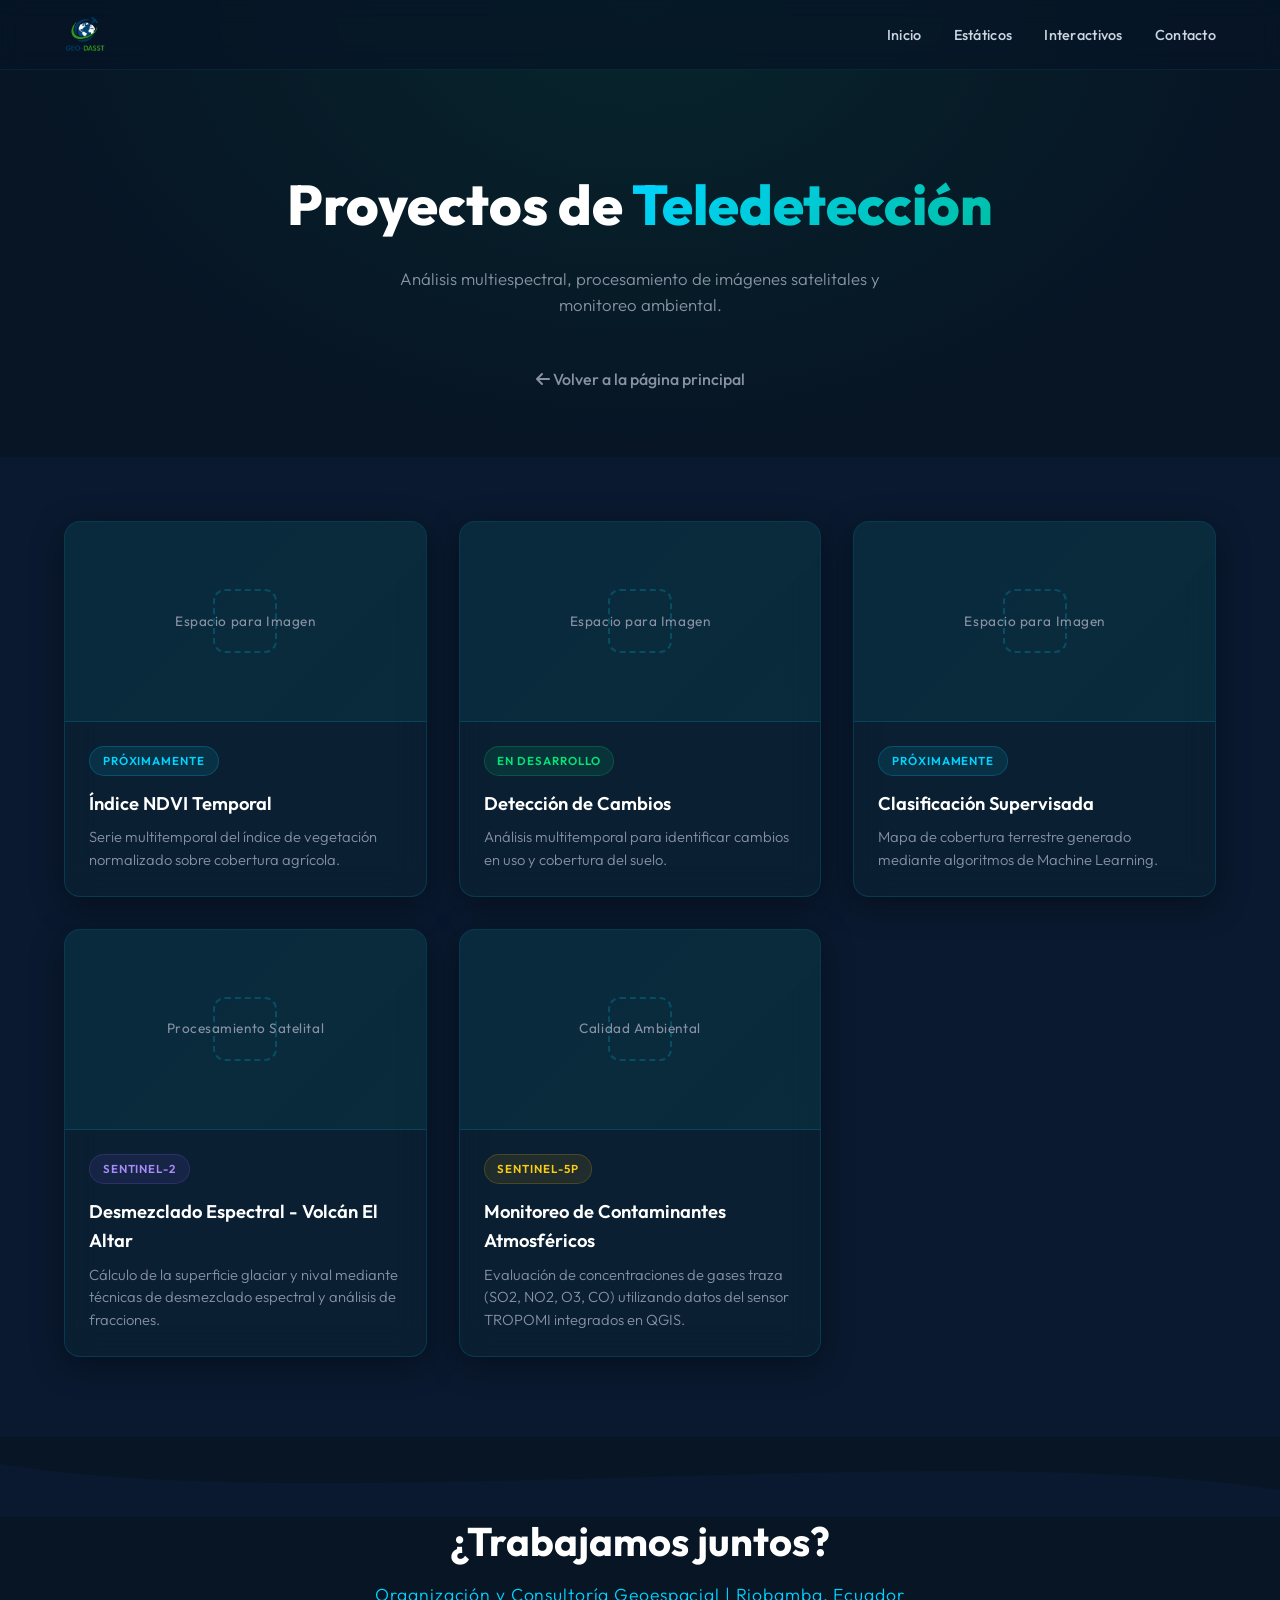
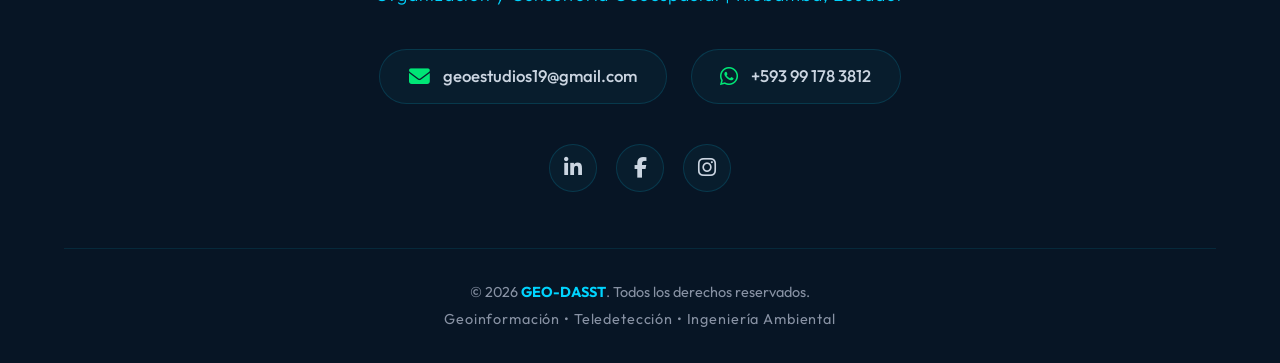
<file: proyectos.html>
<!DOCTYPE html>
<html lang="es">
<head>
  <meta charset="UTF-8" />
  <meta name="viewport" content="width=device-width, initial-scale=1.0" />
  <title>Proyectos de Teledetección | GEO-DASST</title>
  <meta name="description" content="Galería de investigaciones, análisis multiespectral y proyectos de teledetección de GEO-DASST." />
  <link rel="preconnect" href="https://fonts.googleapis.com" />
  <link rel="preconnect" href="https://fonts.gstatic.com" crossorigin />
  <link href="https://fonts.googleapis.com/css2?family=Outfit:wght@300;400;500;600;700;800&display=swap" rel="stylesheet" />
  <link rel="stylesheet" href="style.css" />
  <link rel="stylesheet" href="https://cdnjs.cloudflare.com/ajax/libs/font-awesome/6.4.0/css/all.min.css" />
  
  <style>
    .section { padding: 4rem 0 5rem !important; }
    .section__subtitle { margin-bottom: 2rem !important; }
    .wave svg { height: 70px !important; }
    .wave--hero svg { height: 90px !important; }
    .wave--section svg { height: 90px !important; }
    .footer { padding: 4.5rem 0 2rem !important; }
    
    /* Estilo del encabezado de esta página */
    .page-header {
      padding: 10rem 0 4rem;
      text-align: center;
      background: radial-gradient(ellipse at 50% 0%, rgba(0, 230, 118, 0.08) 0%, transparent 70%), var(--bg-deep);
    }
    .page-header__title {
      font-size: clamp(2.2rem, 5vw, 3.5rem);
      font-weight: 800;
      color: var(--text-white);
      margin-bottom: 1rem;
    }
    .page-header__title .accent {
      background: var(--gradient-accent);
      -webkit-background-clip: text;
      -webkit-text-fill-color: transparent;
      background-clip: text;
    }
    .btn-back {
      display: inline-block;
      margin-top: 1rem;
      color: var(--text-muted);
      font-weight: 500;
      transition: color 0.3s ease;
    }
    .btn-back:hover {
      color: var(--accent-cyan);
    }
  </style>
</head>
<body>

  <header class="header scrolled" id="header">
    <nav class="nav container">
      <a href="index.html" class="nav__logo" title="Volver al Inicio">
        <img src="Logo.png" alt="GEO-DASST Logo" class="nav__logo-img" />
      </a>
      <ul class="nav__list">
        <li><a href="index.html" class="nav__link">Inicio</a></li>
        <li><a href="index.html#mapas-estaticos" class="nav__link">Estáticos</a></li>
        <li><a href="index.html#mapas-interactivos" class="nav__link">Interactivos</a></li>
        <li><a href="#contacto" class="nav__link">Contacto</a></li>
      </ul>
      <button class="nav__toggle" id="nav-toggle" aria-label="Abrir menú">
        <span></span><span></span><span></span>
      </button>
    </nav>
  </header>

  <section class="page-header">
    <div class="container">
      <h1 class="page-header__title">Proyectos de <span class="accent">Teledetección</span></h1>
      <p class="section__subtitle">Análisis multiespectral, procesamiento de imágenes satelitales y monitoreo ambiental.</p>
      <a href="index.html" class="btn-back"><i class="fa-solid fa-arrow-left"></i> Volver a la página principal</a>
    </div>
  </section>

  <section class="section" id="galeria">
    <div class="container">
      <div class="grid">
        
        <article class="card revealed">
          <div class="card__img-placeholder">
            <span class="card__img-label">Espacio para Imagen</span>
          </div>
          <div class="card__body">
            <span class="card__badge">Próximamente</span>
            <h3 class="card__title">Índice NDVI Temporal</h3>
            <p class="card__text">Serie multitemporal del índice de vegetación normalizado sobre cobertura agrícola.</p>
          </div>
        </article>

        <article class="card revealed">
          <div class="card__img-placeholder">
            <span class="card__img-label">Espacio para Imagen</span>
          </div>
          <div class="card__body">
            <span class="card__badge badge--dev">En desarrollo</span>
            <h3 class="card__title">Detección de Cambios</h3>
            <p class="card__text">Análisis multitemporal para identificar cambios en uso y cobertura del suelo.</p>
          </div>
        </article>

        <article class="card revealed">
          <div class="card__img-placeholder">
            <span class="card__img-label">Espacio para Imagen</span>
          </div>
          <div class="card__body">
            <span class="card__badge">Próximamente</span>
            <h3 class="card__title">Clasificación Supervisada</h3>
            <p class="card__text">Mapa de cobertura terrestre generado mediante algoritmos de Machine Learning.</p>
          </div>
        </article>

        <article class="card revealed">
          <div class="card__img-placeholder">
            <span class="card__img-label">Procesamiento Satelital</span>
          </div>
          <div class="card__body">
            <span class="card__badge" style="background: rgba(139, 92, 246, 0.1); color: #a78bfa; border-color: rgba(139, 92, 246, 0.2);">Sentinel-2</span>
            <h3 class="card__title">Desmezclado Espectral - Volcán El Altar</h3>
            <p class="card__text">Cálculo de la superficie glaciar y nival mediante técnicas de desmezclado espectral y análisis de fracciones.</p>
          </div>
        </article>

        <article class="card revealed">
          <div class="card__img-placeholder">
            <span class="card__img-label">Calidad Ambiental</span>
          </div>
          <div class="card__body">
            <span class="card__badge" style="background: rgba(234, 179, 8, 0.1); color: #facc15; border-color: rgba(234, 179, 8, 0.2);">Sentinel-5P</span>
            <h3 class="card__title">Monitoreo de Contaminantes Atmosféricos</h3>
            <p class="card__text">Evaluación de concentraciones de gases traza (SO2, NO2, O3, CO) utilizando datos del sensor TROPOMI integrados en QGIS.</p>
          </div>
        </article>

      </div>
    </div>
  </section>

  <footer class="footer" id="contacto">
    <div class="footer__wave">
      <svg viewBox="0 0 1440 120" preserveAspectRatio="none">
        <path d="M0,40 C360,120 1080,0 1440,80 L1440,0 L0,0 Z" />
      </svg>
    </div>
    
    <div class="container footer__content">
      <div class="footer__contact">
        <h2 class="footer__title">¿Trabajamos juntos?</h2>
        <p class="footer__description">Organización y Consultoría Geoespacial | Riobamba, Ecuador</p>
        
        <div class="footer__info">
          <a href="mailto:geoestudios19@gmail.com" class="contact-item">
            <i class="fa-solid fa-envelope"></i>
            geoestudios19@gmail.com
          </a>
          <a href="https://wa.me/593991783812" target="_blank" class="contact-item">
            <i class="fa-brands fa-whatsapp"></i>
            +593 99 178 3812
          </a>
        </div>

        <div class="footer__socials">
          <a href="https://www.linkedin.com/in/pedro-jose-inca-novoa-5055b1154/" target="_blank" class="social-icon" aria-label="LinkedIn"><i class="fa-brands fa-linkedin-in"></i></a>
          <a href="https://www.facebook.com/profile.php?id=61575978058348" target="_blank" class="social-icon" aria-label="Facebook"><i class="fa-brands fa-facebook-f"></i></a>
          <a href="https://www.instagram.com/geo_dasst/" target="_blank" class="social-icon" aria-label="Instagram"><i class="fa-brands fa-instagram"></i></a>
        </div>
      </div>
      
      <div class="footer__bottom">
        <p>&copy; 2026 <strong>GEO-DASST</strong>. Todos los derechos reservados.</p>
        <p class="footer__tagline">Geoinformación &bull; Teledetección &bull; Ingeniería Ambiental</p>
      </div>
    </div>
  </footer>

  <script src="script.js"></script>
</body>
</html>
</file>
<file: style.css>
/* ============================================
   GEO-DASST — Portfolio Stylesheet
   Palette extracted from reference image:
   Deep Navy / Teal dark backgrounds,
   Cyan-Turquoise accents, white text.
   ============================================ */

/* ---------- CSS Custom Properties ---------- */
:root {
  /* Backgrounds */
  --bg-deep:       #071525;
  --bg-primary:    #0A192F;
  --bg-secondary:  #0B2435;
  --bg-alt:        #0D2D45;
  --bg-card:       rgba(13, 45, 69, 0.55);

  /* Accents */
  --accent-cyan:   #00D4FF;
  --accent-teal:   #00BFA6;
  --accent-green:  #00E676;
  --gradient-accent: linear-gradient(135deg, var(--accent-cyan), var(--accent-teal));

  /* Text */
  --text-white:    #FFFFFF;
  --text-light:    #CBD5E1;
  --text-muted:    #8892A4;

  /* Effects */
  --glass-bg:      rgba(11, 36, 53, 0.60);
  --glass-border:  rgba(0, 212, 255, 0.15);
  --glass-blur:    16px;
  --shadow-card:   0 8px 32px rgba(0, 0, 0, 0.35);
  --shadow-soft:   0 4px 20px rgba(0, 0, 0, 0.25);
  --radius:        16px;
  --radius-sm:     10px;

  /* Layout */
  --header-h:      70px;
  --container-max:  1200px;

  /* Transition */
  --ease:          cubic-bezier(0.4, 0, 0.2, 1);
}

/* ---------- Reset / Base ---------- */
*,
*::before,
*::after {
  margin: 0;
  padding: 0;
  box-sizing: border-box;
}

html {
  scroll-behavior: smooth;
  scroll-padding-top: var(--header-h);
}

body {
  font-family: 'Outfit', sans-serif;
  background-color: var(--bg-primary);
  color: var(--text-light);
  line-height: 1.6;
  overflow-x: hidden;
  -webkit-font-smoothing: antialiased;
}

a {
  text-decoration: none;
  color: inherit;
}

ul { list-style: none; }
img { max-width: 100%; display: block; }

.container {
  width: 90%;
  max-width: var(--container-max);
  margin-inline: auto;
}

/* ---------- HEADER ---------- */
.header {
  position: fixed;
  top: 0;
  left: 0;
  width: 100%;
  height: var(--header-h);
  z-index: 1000;
  background: rgba(7, 21, 37, 0.70);
  backdrop-filter: blur(12px);
  -webkit-backdrop-filter: blur(12px);
  border-bottom: 1px solid rgba(0, 212, 255, 0.08);
  transition: background 0.4s var(--ease), box-shadow 0.4s var(--ease);
}

.header.scrolled {
  background: rgba(7, 21, 37, 0.95);
  box-shadow: 0 4px 30px rgba(0, 0, 0, 0.4);
  border-bottom-color: rgba(0, 212, 255, 0.18);
}

.nav {
  display: flex;
  align-items: center;
  justify-content: space-between;
  height: 100%;
}

.nav__logo-img {
  height: 42px;
  width: auto;
  transition: transform 0.3s var(--ease);
}
.nav__logo-img:hover { transform: scale(1.05); }

.nav__list {
  display: flex;
  gap: 2rem;
}

.nav__link {
  font-size: 0.9rem;
  font-weight: 500;
  letter-spacing: 0.02em;
  color: var(--text-light);
  position: relative;
  padding: 0.3rem 0;
  transition: color 0.3s var(--ease);
}

.nav__link::after {
  content: '';
  position: absolute;
  left: 0;
  bottom: -2px;
  width: 0;
  height: 2px;
  background: var(--gradient-accent);
  border-radius: 2px;
  transition: width 0.35s var(--ease);
}

.nav__link:hover {
  color: var(--accent-cyan);
}
.nav__link:hover::after {
  width: 100%;
}

/* Mobile toggle */
.nav__toggle {
  display: none;
  flex-direction: column;
  gap: 5px;
  background: none;
  border: none;
  cursor: pointer;
  padding: 4px;
}
.nav__toggle span {
  display: block;
  width: 26px;
  height: 2.5px;
  background: var(--text-white);
  border-radius: 2px;
  transition: transform 0.3s var(--ease), opacity 0.3s var(--ease);
}
.nav__toggle.active span:nth-child(1) {
  transform: translateY(7.5px) rotate(45deg);
}
.nav__toggle.active span:nth-child(2) {
  opacity: 0;
}
.nav__toggle.active span:nth-child(3) {
  transform: translateY(-7.5px) rotate(-45deg);
}

/* ---------- HERO ---------- */
/* ---------- HERO ---------- */
.hero {
  position: relative;
  min-height: 100vh;
  display: flex;
  align-items: center;
  justify-content: center;
  text-align: center;
  background:
    /* 1. Capa superior: Degradado que empieza sutil y se oscurece hacia los servicios/botones */
    linear-gradient(to bottom, rgba(7, 21, 37, 0.3) 0%, rgba(7, 21, 37, 0.85) 75%, var(--bg-primary) 100%),
    /* 2. Capa inferior: Tu imagen de portada */
    url('portada.png') center center / cover no-repeat;
  overflow: hidden;
}

.hero__particles {
  position: absolute;
  inset: 0;
  pointer-events: none;
}

.hero__content {
  position: relative;
  z-index: 2;
  padding-top: var(--header-h);
}

.hero__tag {
  font-size: 0.95rem;
  font-weight: 400;
  color: var(--accent-teal);
  letter-spacing: 0.15em;
  text-transform: uppercase;
  margin-bottom: 1rem;
  opacity: 0;
  animation: fadeInUp 0.8s var(--ease) 0.3s forwards;
}

.hero__title {
  font-size: clamp(2.8rem, 7vw, 5.5rem);
  font-weight: 800;
  color: var(--text-white);
  line-height: 1.1;
  margin-bottom: 1.2rem;
  opacity: 0;
  animation: fadeInUp 0.8s var(--ease) 0.5s forwards;
}

.hero__title .accent {
  background: var(--gradient-accent);
  -webkit-background-clip: text;
  -webkit-text-fill-color: transparent;
  background-clip: text;
}

.hero__subtitle {
  font-size: clamp(1rem, 2vw, 1.25rem);
  font-weight: 300;
  color: var(--text-muted);
  max-width: 600px;
  margin-inline: auto;
  margin-bottom: 2.5rem;
  opacity: 0;
  animation: fadeInUp 0.8s var(--ease) 0.7s forwards;
}

.hero__cta {
  display: inline-block;
  padding: 0.85rem 2.4rem;
  font-family: 'Outfit', sans-serif;
  font-size: 1rem;
  font-weight: 600;
  color: var(--bg-deep);
  background: var(--gradient-accent);
  border-radius: 50px;
  letter-spacing: 0.03em;
  transition: transform 0.3s var(--ease), box-shadow 0.3s var(--ease);
  opacity: 0;
  animation: fadeInUp 0.8s var(--ease) 0.9s forwards;
}

.hero__cta:hover {
  transform: translateY(-3px);
  box-shadow: 0 8px 30px rgba(0, 212, 255, 0.35);
}
/* --- Servicios Destacados en Hero --- */
.hero__services {
  margin-top: 3.5rem;
  opacity: 0;
  /* El delay de 1.1s hace que aparezca justo después del botón principal */
  animation: fadeInUp 0.8s var(--ease) 1.1s forwards;
}

.hero__services-title {
  font-size: 0.85rem;
  font-weight: 500;
  color: var(--accent-cyan);
  text-transform: uppercase;
  letter-spacing: 0.15em;
  margin-bottom: 1.2rem;
}

.hero__services-tags {
  display: flex;
  flex-wrap: wrap;
  justify-content: center;
  gap: 0.8rem;
  max-width: 850px;
  margin: 0 auto;
}

.hero__service-tag {
  display: flex;
  align-items: center;
  gap: 0.5rem;
  font-size: 0.9rem;
  font-weight: 300;
  color: var(--text-light);
  background: rgba(11, 36, 53, 0.4);
  border: 1px solid rgba(0, 212, 255, 0.15);
  padding: 0.5rem 1.2rem;
  border-radius: 50px;
  backdrop-filter: blur(8px);
  -webkit-backdrop-filter: blur(8px);
  transition: all 0.3s var(--ease);
  cursor: default;
}

.hero__service-tag i {
  color: var(--accent-teal);
}

.hero__service-tag:hover {
  background: rgba(0, 212, 255, 0.1);
  border-color: var(--accent-cyan);
  color: var(--text-white);
  transform: translateY(-2px);
  box-shadow: 0 4px 15px rgba(0, 212, 255, 0.15);
}
/* ---------- WAVE SEPARATORS ---------- */
.wave {
  position: absolute;
  bottom: 0;
  left: 0;
  width: 100%;
  line-height: 0;
  overflow: hidden;
}

.wave svg {
  width: 100%;
  height: 100px;
}

.wave--hero svg path {
  fill: var(--bg-primary);
}

.wave--section svg path {
  fill: var(--bg-alt);
}

.section--alt .wave--section svg path {
  fill: var(--bg-primary);
}

/* ---------- SECTIONS ---------- */
.section {
  position: relative;
  padding: 6rem 0 8rem;
  background: var(--bg-primary);
}

.section--alt {
  background: var(--bg-alt);
}

.section__title {
  font-size: clamp(1.8rem, 4vw, 2.6rem);
  font-weight: 700;
  color: var(--text-white);
  text-align: center;
  margin-bottom: 0.6rem;
}

.section__subtitle {
  font-size: 1.05rem;
  font-weight: 300;
  color: var(--text-muted);
  text-align: center;
  max-width: 560px;
  margin-inline: auto;
  margin-bottom: 3rem;
}

/* ---------- GRID ---------- */
.grid {
  display: grid;
  grid-template-columns: repeat(auto-fit, minmax(300px, 1fr));
  gap: 2rem;
}

/* ---------- GLASSMORPHISM CARD ---------- */
.card {
  background: var(--glass-bg);
  border: 1px solid var(--glass-border);
  border-radius: var(--radius);
  overflow: hidden;
  backdrop-filter: blur(var(--glass-blur));
  -webkit-backdrop-filter: blur(var(--glass-blur));
  box-shadow: var(--shadow-card);
  transition: transform 0.4s var(--ease), box-shadow 0.4s var(--ease), border-color 0.4s var(--ease);
}

.card:hover {
  transform: translateY(-8px);
  box-shadow: 0 16px 48px rgba(0, 0, 0, 0.45);
  border-color: rgba(0, 212, 255, 0.3);
}

.card__img-placeholder {
  width: 100%;
  height: 200px;
  background: linear-gradient(135deg, rgba(0, 212, 255, 0.06), rgba(0, 191, 166, 0.08));
  border-bottom: 1px solid var(--glass-border);
  display: flex;
  align-items: center;
  justify-content: center;
  position: relative;
  overflow: hidden;
}

.card__img-placeholder::before {
  content: '';
  position: absolute;
  width: 64px;
  height: 64px;
  border: 2px dashed rgba(0, 212, 255, 0.2);
  border-radius: 12px;
  top: 50%;
  left: 50%;
  transform: translate(-50%, -50%);
  pointer-events: none;
}

.card__img-label {
  font-size: 0.85rem;
  font-weight: 400;
  color: var(--text-muted);
  letter-spacing: 0.04em;
  z-index: 1;
}

.card__body {
  padding: 1.5rem;
}

.card__badge {
  display: inline-block;
  font-size: 0.72rem;
  font-weight: 600;
  letter-spacing: 0.08em;
  text-transform: uppercase;
  color: var(--accent-cyan);
  background: rgba(0, 212, 255, 0.1);
  border: 1px solid rgba(0, 212, 255, 0.2);
  padding: 0.3rem 0.8rem;
  border-radius: 50px;
  margin-bottom: 0.8rem;
}

.card__badge.badge--dev {
  color: var(--accent-green);
  background: rgba(0, 230, 118, 0.1);
  border-color: rgba(0, 230, 118, 0.2);
}

.card__title {
  font-size: 1.15rem;
  font-weight: 600;
  color: var(--text-white);
  margin-bottom: 0.5rem;
}

.card__text {
  font-size: 0.92rem;
  font-weight: 300;
  color: var(--text-muted);
  line-height: 1.55;
}

/* ---------- FOOTER & CONTACTO ---------- */
.footer {
  position: relative;
  background: var(--bg-deep);
  padding: 6rem 0 2rem;
  text-align: center;
}

.footer__wave {
  position: absolute;
  top: 0;
  left: 0;
  width: 100%;
  line-height: 0;
  transform: rotate(180deg);
  overflow: hidden;
}

.footer__wave svg {
  width: 100%;
  height: 80px;
}

.footer__wave svg path {
  fill: var(--bg-primary);
}

.footer__contact {
  margin-bottom: 3.5rem;
  position: relative;
  z-index: 2;
}

.footer__title {
  font-size: clamp(2rem, 4vw, 2.5rem);
  font-weight: 700;
  color: var(--text-white);
  margin-bottom: 0.5rem;
}

.footer__description {
  font-size: 1.1rem;
  color: var(--accent-cyan);
  margin-bottom: 2.5rem;
  font-weight: 300;
  letter-spacing: 0.05em;
}

.footer__info {
  display: flex;
  justify-content: center;
  gap: 1.5rem;
  flex-wrap: wrap;
  margin-bottom: 2.5rem;
}

.contact-item {
  display: flex;
  align-items: center;
  gap: 0.8rem;
  font-size: 1.05rem;
  font-weight: 500;
  color: var(--text-light);
  background: rgba(11, 36, 53, 0.60);
  padding: 0.8rem 1.8rem;
  border-radius: 50px;
  border: 1px solid var(--glass-border);
  transition: all 0.3s var(--ease);
}

.contact-item i {
  color: var(--accent-green);
  font-size: 1.3rem;
}

.contact-item:hover {
  transform: translateY(-5px);
  border-color: var(--accent-cyan);
  color: var(--text-white);
  box-shadow: 0 8px 25px rgba(0, 212, 255, 0.2);
}

.footer__socials {
  display: flex;
  justify-content: center;
  gap: 1.2rem;
}

.social-icon {
  display: flex;
  align-items: center;
  justify-content: center;
  width: 48px;
  height: 48px;
  border-radius: 50%;
  background: rgba(11, 36, 53, 0.60);
  border: 1px solid var(--glass-border);
  color: var(--text-light);
  font-size: 1.3rem;
  transition: all 0.3s var(--ease);
}

.social-icon:hover {
  background: var(--gradient-accent);
  color: var(--bg-deep);
  transform: translateY(-5px) scale(1.05);
  border-color: transparent;
  box-shadow: 0 8px 20px rgba(0, 212, 255, 0.3);
}

.footer__bottom {
  border-top: 1px solid rgba(0, 212, 255, 0.1);
  padding-top: 2rem;
  position: relative;
  z-index: 2;
}

.footer__bottom p {
  font-size: 0.9rem;
  color: var(--text-muted);
}

.footer__bottom strong {
  color: var(--accent-cyan);
}

.footer__tagline {
  margin-top: 0.3rem;
  font-size: 0.8rem;
  letter-spacing: 0.06em;
}

/* ---------- ANIMATIONS ---------- */
@keyframes fadeInUp {
  from {
    opacity: 0;
    transform: translateY(28px);
  }
  to {
    opacity: 1;
    transform: translateY(0);
  }
}

/* Scroll-reveal for cards */
.card {
  opacity: 0;
  transform: translateY(40px);
  transition: opacity 0.7s var(--ease), transform 0.7s var(--ease),
              box-shadow 0.4s var(--ease), border-color 0.4s var(--ease);
}

.card.revealed {
  opacity: 1;
  transform: translateY(0);
}

/* ---------- RESPONSIVE ---------- */

/* Tablets */
@media (max-width: 768px) {
  .nav__list {
    position: fixed;
    top: 0;
    right: -100%;
    width: 75%;
    max-width: 320px;
    height: 100vh;
    flex-direction: column;
    justify-content: center;
    gap: 2.5rem;
    background: rgba(7, 21, 37, 0.97);
    backdrop-filter: blur(20px);
    -webkit-backdrop-filter: blur(20px);
    border-left: 1px solid var(--glass-border);
    padding: 2rem;
    transition: right 0.4s var(--ease);
    z-index: 999;
  }

  .nav__list.open {
    right: 0;
  }

  .nav__link {
    font-size: 1.15rem;
  }

  .nav__toggle {
    display: flex;
    z-index: 1001;
  }

  .grid {
    grid-template-columns: 1fr;
  }

  .hero__title {
    font-size: clamp(2.2rem, 8vw, 3.5rem);
  }
}

/* Small phones */
@media (max-width: 480px) {
  :root {
    --header-h: 60px;
  }

  .section {
    padding: 4rem 0 6rem;
  }

  .hero__cta {
    padding: 0.75rem 1.8rem;
    font-size: 0.9rem;
  }

  .card__img-placeholder {
    height: 160px;
  }
}
</file>
<file: Mapas/Interactivos/Chimborazo/Qgis2threejs.css>
/*
(C) 2014 Minoru Akagi
SPDX-License-Identifier: MIT
https://github.com/minorua/Qgis2threejs
*/

body {
  font-family: arial, sans-serif;
  margin: 0;
  overflow: hidden;
}

#view {
  position: absolute;
  width: 100%;
  height: 100%;
}

#view.sky {
  background: -webkit-gradient(linear, left top, left bottom, from(#98c8f6), color-stop(0.4, #cbebff), to(#f0f9ff));
  background: linear-gradient(to bottom, #98c8f6 0%,#cbebff 40%,#f0f9ff 100%);
}

.hidden {
  display: none !important;
}

.visible {
  display: block !important;
}

.clickable {
  cursor: pointer;
}

.no-events {
  pointer-events: none;
}

.tooltip::before {
  display: block;
  position: absolute;
  visibility: hidden;
  transform: translate(10px, 30px);

  padding: 5px 10px;
  content: attr(data-tooltip);

  color: black;
  background: white;
  font-size: small;
  white-space: nowrap;
}

.tooltip:hover::before {
  visibility: visible;
}

.tooltip-btn {
  display: inline-block;
  width: 14px;
  height: 14px;
  border-radius: 8px;

  font-size: 12px;
  padding-top: 1px;
  text-align: center;
  color: white;
  background-color: #bbb;
  cursor: pointer;
}

#progress {
  position: absolute;
  top: 0;
  left: 0;
  width: 100%;
  height: 5px;
}

#progressbar {
  width: 0;
  height: 5px;
  background-color: #2196F3;
  opacity: 1;
}

#progressbar.fadeout {
  opacity: 0;
  height: 0;
  transition: all .4s;
}

#toolbtns {
  position: absolute;
  margin: 1px;
  box-shadow: 1px 2px 6px rgba(0,0,0,0.2);
  float: left;
}

#toolbtns > div {
  background-color: white;
  width: 24px;
  height: 24px;
  padding: 6px;
  cursor: pointer;
}

#toolbtns > div:hover {
  background-color: #eee;
}

#toolbtns > div::before {
  opacity: 0.6;
}

#layerpanel {
  position: absolute;
  margin: 1px 2px;
  background-color: white;
  box-shadow: 1px 2px 6px rgba(0,0,0,0.2);
  z-index: 1000;
  display: none;
}

.layer {
  padding: 6px;
}

.layer > div {
  display: flex;
  align-items: center;
  margin-bottom: 3px;
  font-size: small;
}

.layer > div:nth-child(n + 2) {
  margin-left: 20px;
  font-size: xx-small
}

.layer input[type="range"] {
  width: 130px;
  background-color:lightgray;
}

.layer select {
  width: 130px;
}

#header {
  position: absolute;
  margin: 5px 10px;
}

#footer {
  position: absolute;
  left: 5px;
  bottom: 5px;
}

/* popup */
#popup {
  position: absolute;
  margin: 1px 2px;
  max-width: 480px;
  min-width: 300px;
  z-index: 9999;
  background-color: white;
  box-shadow: 1px 2px 6px rgba(0,0,0,0.2);
  display: none;
}

#popupbar {
  padding-left: 4px;
  height: 19px;
  border-bottom: 1px solid lightgray;
  border-radius: 3px 3px 0 0;
}

#closebtn {
  color: #ccc;
  padding: 2px;
  line-height: 16px;
  font-size: 16px;
  font-weight: bold;
  width: 16px;
  height: 16px;
  text-align: center;
  float: right;
  cursor: pointer;
}

#closebtn:hover {
  background-color: #eee;
}

#popupbody {
  padding: 0px 5px 5px;
  min-width: 290px;
  max-height: 500px;
  overflow: auto;
}

#popupcontent, #queryresult {
  display: none;
}

#popupbody table {
  margin: 4px 0px;
  width: 100%;
}

#popupbody table caption {
  background-color: gray;
  color: white;
  font-size: small;
  padding: 1px 1px 1px 6px;
  text-align: left;
  vertical-align: bottom;
}

#popupbody table td {
  padding-left: 5px;
}

#qr_layername_table tr, #qr_coords_table tr {
  background-color: #eee;
}

#qr_attrs_table tr:nth-child(odd) {
  background-color: #eee;
}

#qr_attrs_table tr td:first-child {
  width: 40%;
}

.action-zoom {
  cursor: pointer;
  float: right;
  padding: 0 1px 0;
  width: 15px;
  height: 15px;
  filter: invert(100%);
}

.action-zoom:hover {
  background-color: #eee;
  border-radius: 3px;
  filter: none;
}

.action-btn {
  display: inline-block;
  border: 1px solid lightgray;
  cursor: pointer;
  font-size: small;
  padding: 2px 4px;
  margin-left: 2px;
}

.action-btn:hover {
  background-color: #eee;
}

/* pageinfo */
#pageinfo {
  font-size: small;
  display: none;
}

#pageinfo > h1 {
  background-color: gray;
  color: white;
  font-size: small;
  font-weight: normal;
  margin-top: 5px;
  margin-bottom: 3px;
  padding: 1px 1px 1px 6px;
}

#urlbox {
  width: 98%;
}

#usage, #about {
  margin-left: 5px;
}

#usage tr:nth-child(odd) {
  background-color: #eee;
}

#usage td.star {
  font-weight: bold;
}

#about ul {
  margin: 5px;
  margin-left: 20px;
  padding: 0px;
}

#about img {
  float: left;
  margin-right: 5px;
  width: 24px;
  height: 24px;
}

.license {
  font-size: xx-small;
}

.download-link {
  display: block;
  border: 1px solid darkgray;
  background: lightgray;
  color: black;
  font-size: large;
  margin: 10px 50px 10px;
  padding: 8px;
  text-align: center;
  text-decoration: none;
}

/* measure distance */
table.measure tr:nth-child(odd) {
  background-color: #eee;
}

table.measure tr > td:nth-child(2) {
  text-align: right;
}

/* print dialog */
.print div {
  padding: 5px;
}

.print label {
  margin-left: 5px;
}

.print input[type="text"] {
  width: 40px;
  border: 1px solid lightgray;
  background: #F6F6F6;
  margin-left: 8px;
  margin-right: 8px;
}

.print input[type="checkbox"] {
  margin-left: 15px;
}

.print input[type="submit"] {
  display: none;
}

.print .buttonbox {
  text-align: center;
  padding-top: 10px;
  padding-bottom: 10px;
}

.print .buttonbox span {
  border: 1px solid darkgray;
  background: lightgray;
  margin: 0px 5px 0px;
  padding: 5px 10px 5px;
  cursor: pointer;
}

/* widgets */
#northarrow {
  position: absolute;
  left: 12px;
  bottom: 16px;
  width: 80px;
  height: 80px;
  z-index: 1000;
  pointer-events: none;
  display: none;
}

#navigation {
  position: absolute;
  right: 0px;
  bottom: 0px;
  width: 128px;
  height: 128px;
  z-index: 1000;
  display: none;
}

/* animation */
#narrativebox {
  position: absolute;
  z-index: 1001;
  left: 2px;
  top: 2px;
  max-width: 40%;
  max-height: 80%;
  min-width: 200px;

  border: 1px solid gray;
  border-radius: 2px;
  background-color: rgba(255, 255, 255, .95);
  box-shadow: 5px 5px 5px rgba(0, 0, 0, .2);
  padding: 8px;

  overflow: auto;
}

#narrativebox.ef1 {
  top: 90%;
  height: 0;
  opacity: 0;
}

#narrativebox.ef1.visible {
  transition: all ease-out .2s;

  top: 2px;
  height: auto;
  opacity: 1;
}

#narbody {
  width: 100%;
  min-height: 75px;
}

#narbody > .narcontent {
  display: none;
}

#nextbtn {
  float: right;
  padding: 4px 8px;

  border: 1px solid gray;
  border-radius: 2px;

  font-size: small;
  cursor: pointer;
}

#nextbtn:hover {
  background-color: #eee;
}

.nextbtn {
  width: 20px;
  height: 20px;
  opacity: 0.6;
}

/* images */
#layerbtn::before {
  content: url("[data-uri]");
}

#infobtn::before {
  content: url("[data-uri]");
}

.zoombtn::before {
  content: url("[data-uri]");
}

.playbtn::before {
  content: url("[data-uri]");
}

.pausebtn::before {
  content: url("[data-uri]");
}

.nextbtn::before {
  content: url("[data-uri]");
}
</file>
<file: Mapas/Interactivos/Fuji/Qgis2threejs.css>
/*
(C) 2014 Minoru Akagi
SPDX-License-Identifier: MIT
https://github.com/minorua/Qgis2threejs
*/

body {
  font-family: arial, sans-serif;
  margin: 0;
  overflow: hidden;
}

#view {
  position: absolute;
  width: 100%;
  height: 100%;
}

#view.sky {
  background: -webkit-gradient(linear, left top, left bottom, from(#98c8f6), color-stop(0.4, #cbebff), to(#f0f9ff));
  background: linear-gradient(to bottom, #98c8f6 0%,#cbebff 40%,#f0f9ff 100%);
}

.hidden {
  display: none !important;
}

.visible {
  display: block !important;
}

.clickable {
  cursor: pointer;
}

.no-events {
  pointer-events: none;
}

.tooltip::before {
  display: block;
  position: absolute;
  visibility: hidden;
  transform: translate(10px, 30px);

  padding: 5px 10px;
  content: attr(data-tooltip);

  color: black;
  background: white;
  font-size: small;
  white-space: nowrap;
}

.tooltip:hover::before {
  visibility: visible;
}

.tooltip-btn {
  display: inline-block;
  width: 14px;
  height: 14px;
  border-radius: 8px;

  font-size: 12px;
  padding-top: 1px;
  text-align: center;
  color: white;
  background-color: #bbb;
  cursor: pointer;
}

#progress {
  position: absolute;
  top: 0;
  left: 0;
  width: 100%;
  height: 5px;
}

#progressbar {
  width: 0;
  height: 5px;
  background-color: #2196F3;
  opacity: 1;
}

#progressbar.fadeout {
  opacity: 0;
  height: 0;
  transition: all .4s;
}

#toolbtns {
  position: absolute;
  margin: 1px;
  box-shadow: 1px 2px 6px rgba(0,0,0,0.2);
  float: left;
}

#toolbtns > div {
  background-color: white;
  width: 24px;
  height: 24px;
  padding: 6px;
  cursor: pointer;
}

#toolbtns > div:hover {
  background-color: #eee;
}

#toolbtns > div::before {
  opacity: 0.6;
}

#layerpanel {
  position: absolute;
  margin: 1px 2px;
  background-color: white;
  box-shadow: 1px 2px 6px rgba(0,0,0,0.2);
  z-index: 1000;
  display: none;
}

.layer {
  padding: 6px;
}

.layer > div {
  display: flex;
  align-items: center;
  margin-bottom: 3px;
  font-size: small;
}

.layer > div:nth-child(n + 2) {
  margin-left: 20px;
  font-size: xx-small
}

.layer input[type="range"] {
  width: 130px;
  background-color:lightgray;
}

.layer select {
  width: 130px;
}

#header {
  position: absolute;
  margin: 5px 10px;
}

#footer {
  position: absolute;
  left: 5px;
  bottom: 5px;
}

/* popup */
#popup {
  position: absolute;
  margin: 1px 2px;
  max-width: 480px;
  min-width: 300px;
  z-index: 9999;
  background-color: white;
  box-shadow: 1px 2px 6px rgba(0,0,0,0.2);
  display: none;
}

#popupbar {
  padding-left: 4px;
  height: 19px;
  border-bottom: 1px solid lightgray;
  border-radius: 3px 3px 0 0;
}

#closebtn {
  color: #ccc;
  padding: 2px;
  line-height: 16px;
  font-size: 16px;
  font-weight: bold;
  width: 16px;
  height: 16px;
  text-align: center;
  float: right;
  cursor: pointer;
}

#closebtn:hover {
  background-color: #eee;
}

#popupbody {
  padding: 0px 5px 5px;
  min-width: 290px;
  max-height: 500px;
  overflow: auto;
}

#popupcontent, #queryresult {
  display: none;
}

#popupbody table {
  margin: 4px 0px;
  width: 100%;
}

#popupbody table caption {
  background-color: gray;
  color: white;
  font-size: small;
  padding: 1px 1px 1px 6px;
  text-align: left;
  vertical-align: bottom;
}

#popupbody table td {
  padding-left: 5px;
}

#qr_layername_table tr, #qr_coords_table tr {
  background-color: #eee;
}

#qr_attrs_table tr:nth-child(odd) {
  background-color: #eee;
}

#qr_attrs_table tr td:first-child {
  width: 40%;
}

.action-zoom {
  cursor: pointer;
  float: right;
  padding: 0 1px 0;
  width: 15px;
  height: 15px;
  filter: invert(100%);
}

.action-zoom:hover {
  background-color: #eee;
  border-radius: 3px;
  filter: none;
}

.action-btn {
  display: inline-block;
  border: 1px solid lightgray;
  cursor: pointer;
  font-size: small;
  padding: 2px 4px;
  margin-left: 2px;
}

.action-btn:hover {
  background-color: #eee;
}

/* pageinfo */
#pageinfo {
  font-size: small;
  display: none;
}

#pageinfo > h1 {
  background-color: gray;
  color: white;
  font-size: small;
  font-weight: normal;
  margin-top: 5px;
  margin-bottom: 3px;
  padding: 1px 1px 1px 6px;
}

#urlbox {
  width: 98%;
}

#usage, #about {
  margin-left: 5px;
}

#usage tr:nth-child(odd) {
  background-color: #eee;
}

#usage td.star {
  font-weight: bold;
}

#about ul {
  margin: 5px;
  margin-left: 20px;
  padding: 0px;
}

#about img {
  float: left;
  margin-right: 5px;
  width: 24px;
  height: 24px;
}

.license {
  font-size: xx-small;
}

.download-link {
  display: block;
  border: 1px solid darkgray;
  background: lightgray;
  color: black;
  font-size: large;
  margin: 10px 50px 10px;
  padding: 8px;
  text-align: center;
  text-decoration: none;
}

/* measure distance */
table.measure tr:nth-child(odd) {
  background-color: #eee;
}

table.measure tr > td:nth-child(2) {
  text-align: right;
}

/* print dialog */
.print div {
  padding: 5px;
}

.print label {
  margin-left: 5px;
}

.print input[type="text"] {
  width: 40px;
  border: 1px solid lightgray;
  background: #F6F6F6;
  margin-left: 8px;
  margin-right: 8px;
}

.print input[type="checkbox"] {
  margin-left: 15px;
}

.print input[type="submit"] {
  display: none;
}

.print .buttonbox {
  text-align: center;
  padding-top: 10px;
  padding-bottom: 10px;
}

.print .buttonbox span {
  border: 1px solid darkgray;
  background: lightgray;
  margin: 0px 5px 0px;
  padding: 5px 10px 5px;
  cursor: pointer;
}

/* widgets */
#northarrow {
  position: absolute;
  left: 12px;
  bottom: 16px;
  width: 80px;
  height: 80px;
  z-index: 1000;
  pointer-events: none;
  display: none;
}

#navigation {
  position: absolute;
  right: 0px;
  bottom: 0px;
  width: 128px;
  height: 128px;
  z-index: 1000;
  display: none;
}

/* animation */
#narrativebox {
  position: absolute;
  z-index: 1001;
  left: 2px;
  top: 2px;
  max-width: 40%;
  max-height: 80%;
  min-width: 200px;

  border: 1px solid gray;
  border-radius: 2px;
  background-color: rgba(255, 255, 255, .95);
  box-shadow: 5px 5px 5px rgba(0, 0, 0, .2);
  padding: 8px;

  overflow: auto;
}

#narrativebox.ef1 {
  top: 90%;
  height: 0;
  opacity: 0;
}

#narrativebox.ef1.visible {
  transition: all ease-out .2s;

  top: 2px;
  height: auto;
  opacity: 1;
}

#narbody {
  width: 100%;
  min-height: 75px;
}

#narbody > .narcontent {
  display: none;
}

#nextbtn {
  float: right;
  padding: 4px 8px;

  border: 1px solid gray;
  border-radius: 2px;

  font-size: small;
  cursor: pointer;
}

#nextbtn:hover {
  background-color: #eee;
}

.nextbtn {
  width: 20px;
  height: 20px;
  opacity: 0.6;
}

/* images */
#layerbtn::before {
  content: url("[data-uri]");
}

#infobtn::before {
  content: url("[data-uri]");
}

.zoombtn::before {
  content: url("[data-uri]");
}

.playbtn::before {
  content: url("[data-uri]");
}

.pausebtn::before {
  content: url("[data-uri]");
}

.nextbtn::before {
  content: url("[data-uri]");
}
</file>
<file: Mapas/Interactivos/Penipe/Qgis2threejs.css>
/*
(C) 2014 Minoru Akagi
SPDX-License-Identifier: MIT
https://github.com/minorua/Qgis2threejs
*/

body {
  font-family: arial, sans-serif;
  margin: 0;
  overflow: hidden;
}

#view {
  position: absolute;
  width: 100%;
  height: 100%;
}

#view.sky {
  background: -webkit-gradient(linear, left top, left bottom, from(#98c8f6), color-stop(0.4, #cbebff), to(#f0f9ff));
  background: linear-gradient(to bottom, #98c8f6 0%,#cbebff 40%,#f0f9ff 100%);
}

.hidden {
  display: none !important;
}

.visible {
  display: block !important;
}

.clickable {
  cursor: pointer;
}

.no-events {
  pointer-events: none;
}

.tooltip::before {
  display: block;
  position: absolute;
  visibility: hidden;
  transform: translate(10px, 30px);

  padding: 5px 10px;
  content: attr(data-tooltip);

  color: black;
  background: white;
  font-size: small;
  white-space: nowrap;
}

.tooltip:hover::before {
  visibility: visible;
}

.tooltip-btn {
  display: inline-block;
  width: 14px;
  height: 14px;
  border-radius: 8px;

  font-size: 12px;
  padding-top: 1px;
  text-align: center;
  color: white;
  background-color: #bbb;
  cursor: pointer;
}

#progress {
  position: absolute;
  top: 0;
  left: 0;
  width: 100%;
  height: 5px;
}

#progressbar {
  width: 0;
  height: 5px;
  background-color: #2196F3;
  opacity: 1;
}

#progressbar.fadeout {
  opacity: 0;
  height: 0;
  transition: all .4s;
}

#toolbtns {
  position: absolute;
  margin: 1px;
  box-shadow: 1px 2px 6px rgba(0,0,0,0.2);
  float: left;
}

#toolbtns > div {
  background-color: white;
  width: 24px;
  height: 24px;
  padding: 6px;
  cursor: pointer;
}

#toolbtns > div:hover {
  background-color: #eee;
}

#toolbtns > div::before {
  opacity: 0.6;
}

#layerpanel {
  position: absolute;
  margin: 1px 2px;
  background-color: white;
  box-shadow: 1px 2px 6px rgba(0,0,0,0.2);
  z-index: 1000;
  display: none;
}

.layer {
  padding: 6px;
}

.layer > div {
  display: flex;
  align-items: center;
  margin-bottom: 3px;
  font-size: small;
}

.layer > div:nth-child(n + 2) {
  margin-left: 20px;
  font-size: xx-small
}

.layer input[type="range"] {
  width: 130px;
  background-color:lightgray;
}

.layer select {
  width: 130px;
}

#header {
  position: absolute;
  margin: 5px 10px;
}

#footer {
  position: absolute;
  left: 5px;
  bottom: 5px;
}

/* popup */
#popup {
  position: absolute;
  margin: 1px 2px;
  max-width: 480px;
  min-width: 300px;
  z-index: 9999;
  background-color: white;
  box-shadow: 1px 2px 6px rgba(0,0,0,0.2);
  display: none;
}

#popupbar {
  padding-left: 4px;
  height: 19px;
  border-bottom: 1px solid lightgray;
  border-radius: 3px 3px 0 0;
}

#closebtn {
  color: #ccc;
  padding: 2px;
  line-height: 16px;
  font-size: 16px;
  font-weight: bold;
  width: 16px;
  height: 16px;
  text-align: center;
  float: right;
  cursor: pointer;
}

#closebtn:hover {
  background-color: #eee;
}

#popupbody {
  padding: 0px 5px 5px;
  min-width: 290px;
  max-height: 500px;
  overflow: auto;
}

#popupcontent, #queryresult {
  display: none;
}

#popupbody table {
  margin: 4px 0px;
  width: 100%;
}

#popupbody table caption {
  background-color: gray;
  color: white;
  font-size: small;
  padding: 1px 1px 1px 6px;
  text-align: left;
  vertical-align: bottom;
}

#popupbody table td {
  padding-left: 5px;
}

#qr_layername_table tr, #qr_coords_table tr {
  background-color: #eee;
}

#qr_attrs_table tr:nth-child(odd) {
  background-color: #eee;
}

#qr_attrs_table tr td:first-child {
  width: 40%;
}

.action-zoom {
  cursor: pointer;
  float: right;
  padding: 0 1px 0;
  width: 15px;
  height: 15px;
  filter: invert(100%);
}

.action-zoom:hover {
  background-color: #eee;
  border-radius: 3px;
  filter: none;
}

.action-btn {
  display: inline-block;
  border: 1px solid lightgray;
  cursor: pointer;
  font-size: small;
  padding: 2px 4px;
  margin-left: 2px;
}

.action-btn:hover {
  background-color: #eee;
}

/* pageinfo */
#pageinfo {
  font-size: small;
  display: none;
}

#pageinfo > h1 {
  background-color: gray;
  color: white;
  font-size: small;
  font-weight: normal;
  margin-top: 5px;
  margin-bottom: 3px;
  padding: 1px 1px 1px 6px;
}

#urlbox {
  width: 98%;
}

#usage, #about {
  margin-left: 5px;
}

#usage tr:nth-child(odd) {
  background-color: #eee;
}

#usage td.star {
  font-weight: bold;
}

#about ul {
  margin: 5px;
  margin-left: 20px;
  padding: 0px;
}

#about img {
  float: left;
  margin-right: 5px;
  width: 24px;
  height: 24px;
}

.license {
  font-size: xx-small;
}

.download-link {
  display: block;
  border: 1px solid darkgray;
  background: lightgray;
  color: black;
  font-size: large;
  margin: 10px 50px 10px;
  padding: 8px;
  text-align: center;
  text-decoration: none;
}

/* measure distance */
table.measure tr:nth-child(odd) {
  background-color: #eee;
}

table.measure tr > td:nth-child(2) {
  text-align: right;
}

/* print dialog */
.print div {
  padding: 5px;
}

.print label {
  margin-left: 5px;
}

.print input[type="text"] {
  width: 40px;
  border: 1px solid lightgray;
  background: #F6F6F6;
  margin-left: 8px;
  margin-right: 8px;
}

.print input[type="checkbox"] {
  margin-left: 15px;
}

.print input[type="submit"] {
  display: none;
}

.print .buttonbox {
  text-align: center;
  padding-top: 10px;
  padding-bottom: 10px;
}

.print .buttonbox span {
  border: 1px solid darkgray;
  background: lightgray;
  margin: 0px 5px 0px;
  padding: 5px 10px 5px;
  cursor: pointer;
}

/* widgets */
#northarrow {
  position: absolute;
  left: 12px;
  bottom: 16px;
  width: 80px;
  height: 80px;
  z-index: 1000;
  pointer-events: none;
  display: none;
}

#navigation {
  position: absolute;
  right: 0px;
  bottom: 0px;
  width: 128px;
  height: 128px;
  z-index: 1000;
  display: none;
}

/* animation */
#narrativebox {
  position: absolute;
  z-index: 1001;
  left: 2px;
  top: 2px;
  max-width: 40%;
  max-height: 80%;
  min-width: 200px;

  border: 1px solid gray;
  border-radius: 2px;
  background-color: rgba(255, 255, 255, .95);
  box-shadow: 5px 5px 5px rgba(0, 0, 0, .2);
  padding: 8px;

  overflow: auto;
}

#narrativebox.ef1 {
  top: 90%;
  height: 0;
  opacity: 0;
}

#narrativebox.ef1.visible {
  transition: all ease-out .2s;

  top: 2px;
  height: auto;
  opacity: 1;
}

#narbody {
  width: 100%;
  min-height: 75px;
}

#narbody > .narcontent {
  display: none;
}

#nextbtn {
  float: right;
  padding: 4px 8px;

  border: 1px solid gray;
  border-radius: 2px;

  font-size: small;
  cursor: pointer;
}

#nextbtn:hover {
  background-color: #eee;
}

.nextbtn {
  width: 20px;
  height: 20px;
  opacity: 0.6;
}

/* images */
#layerbtn::before {
  content: url("[data-uri]");
}

#infobtn::before {
  content: url("[data-uri]");
}

.zoombtn::before {
  content: url("[data-uri]");
}

.playbtn::before {
  content: url("[data-uri]");
}

.pausebtn::before {
  content: url("[data-uri]");
}

.nextbtn::before {
  content: url("[data-uri]");
}
</file>
